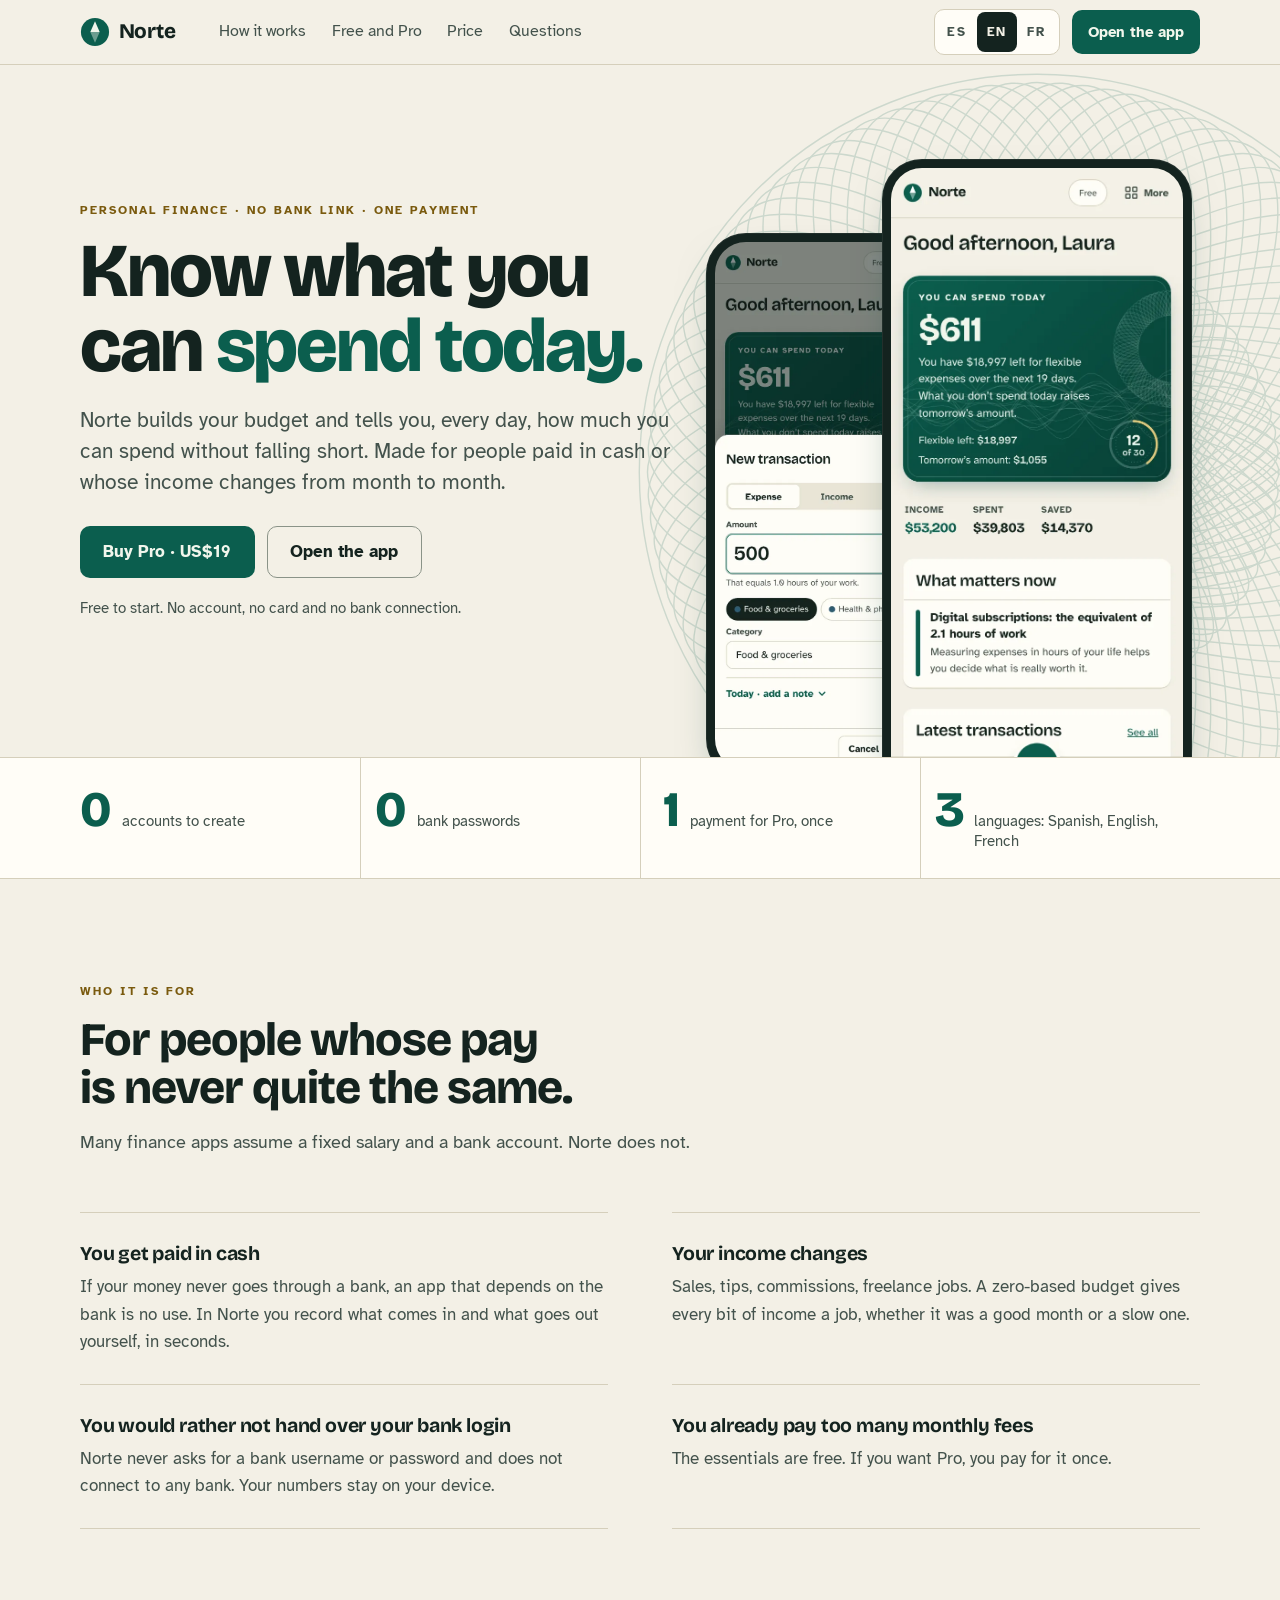
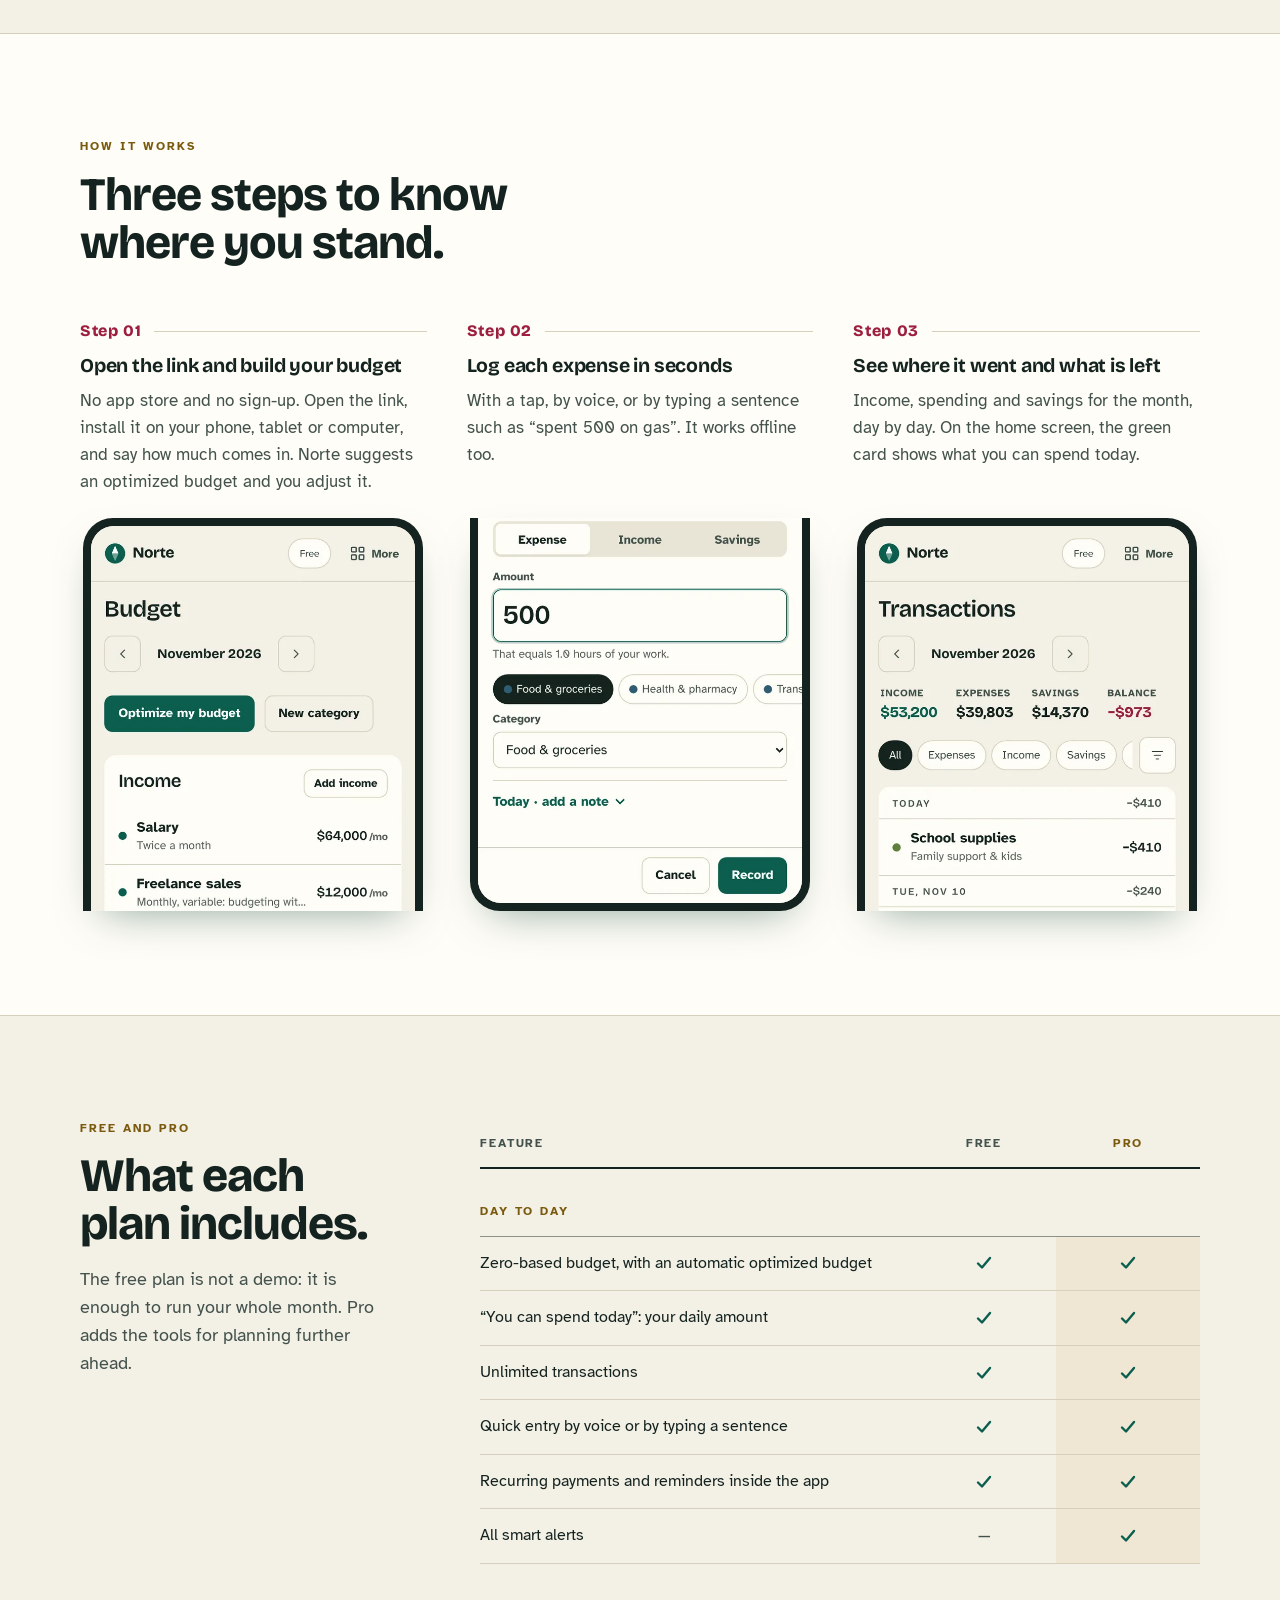
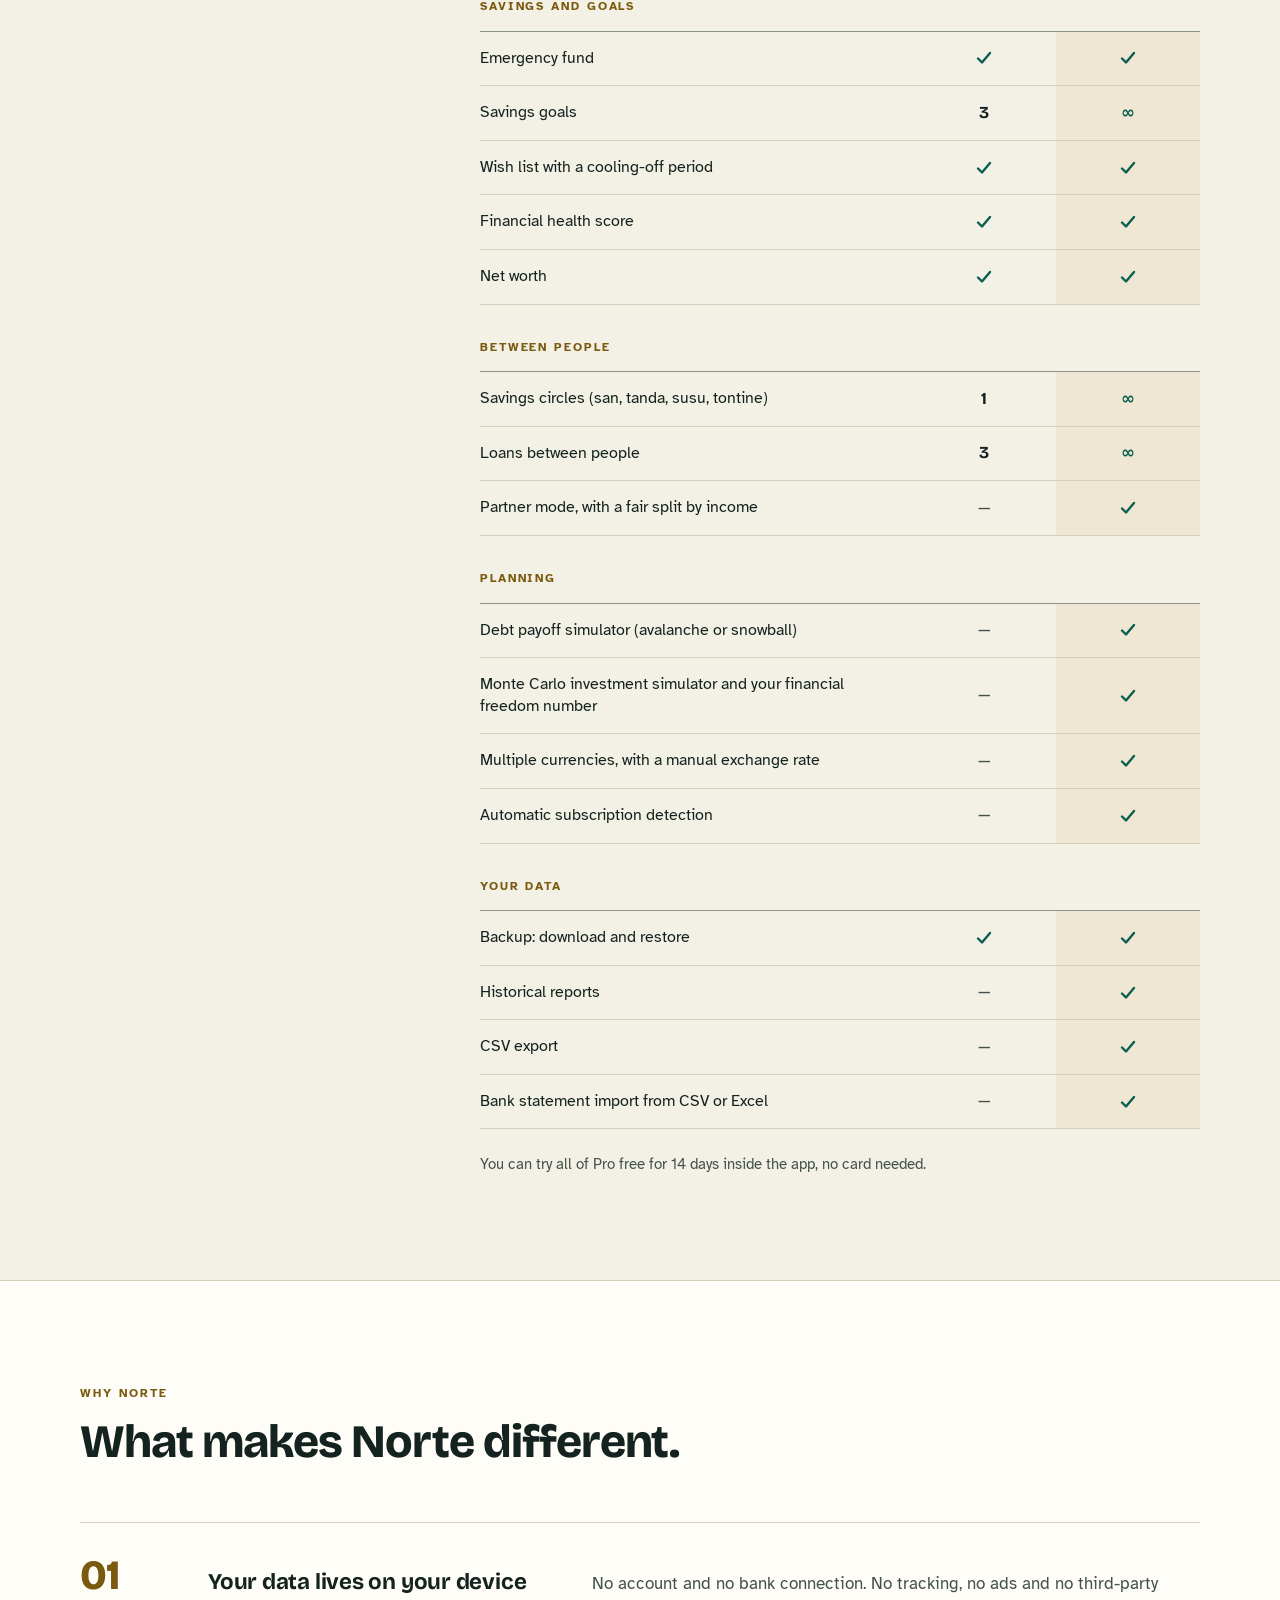
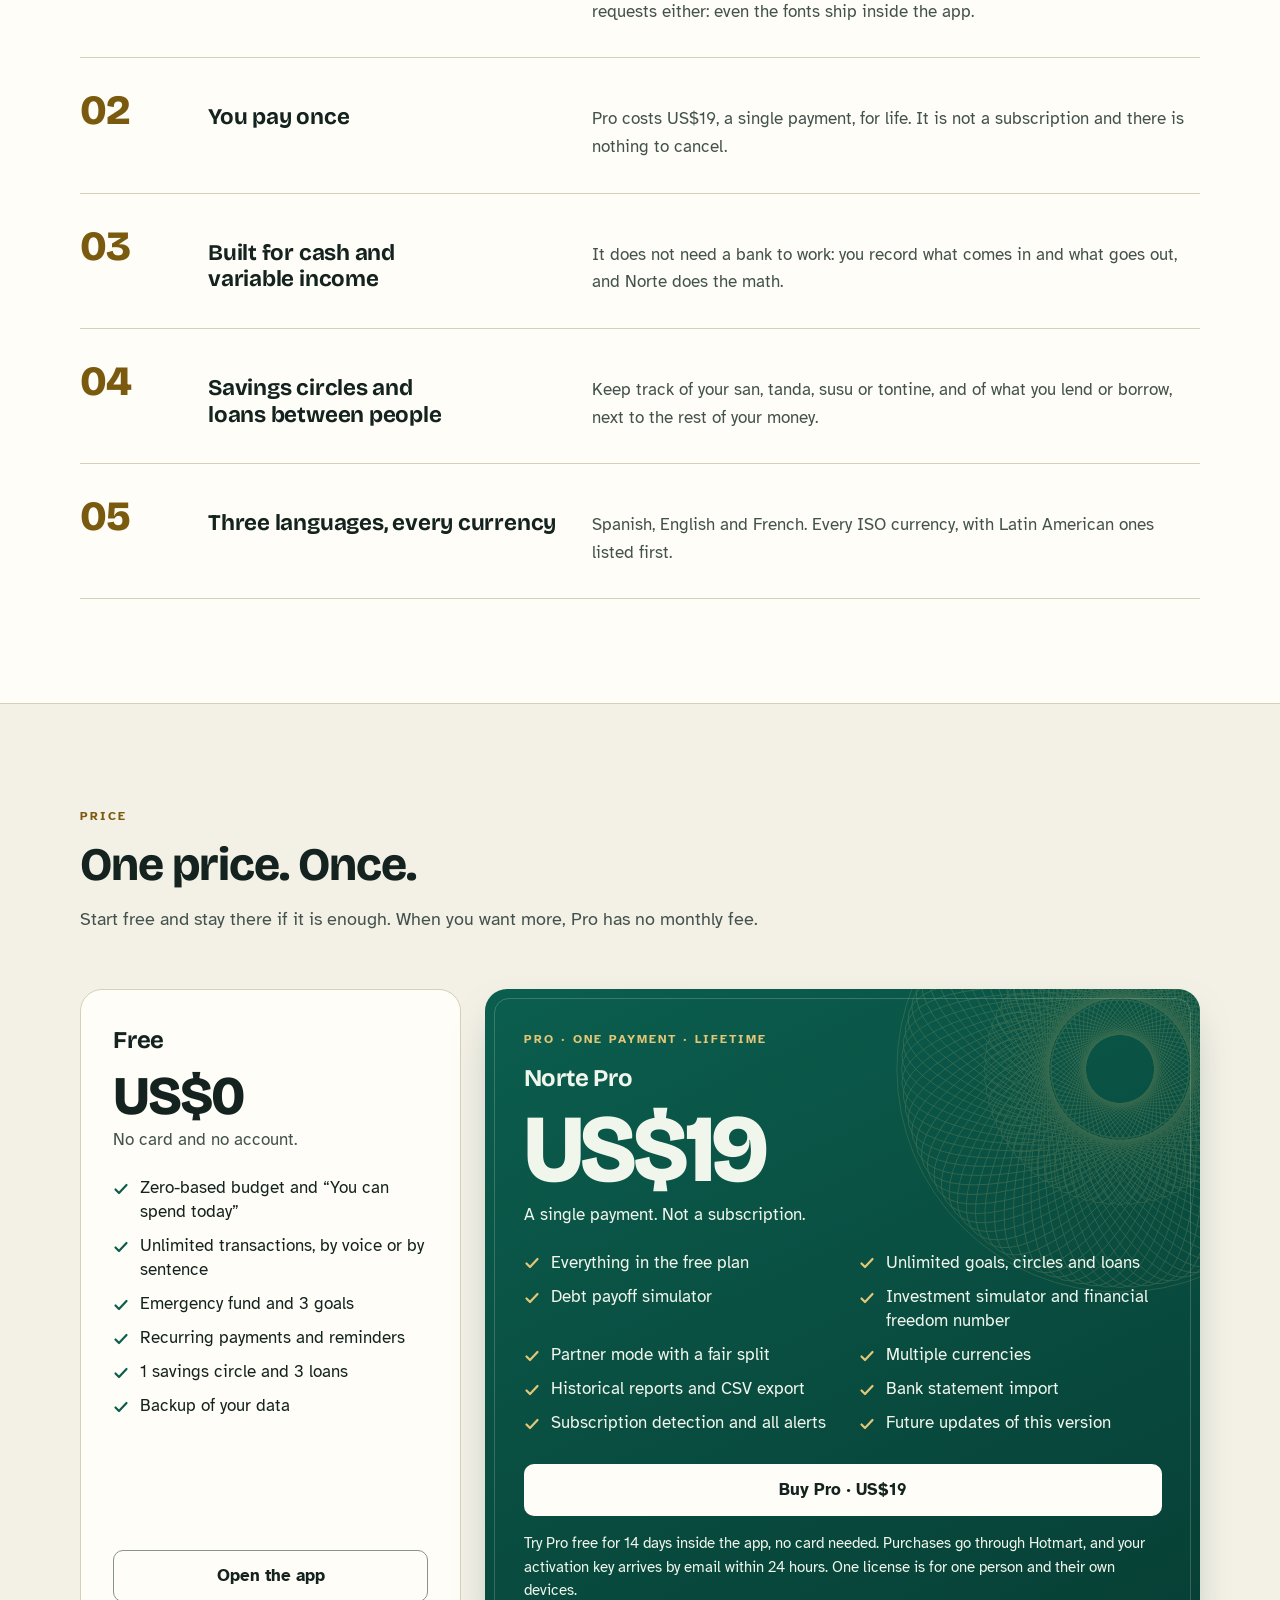
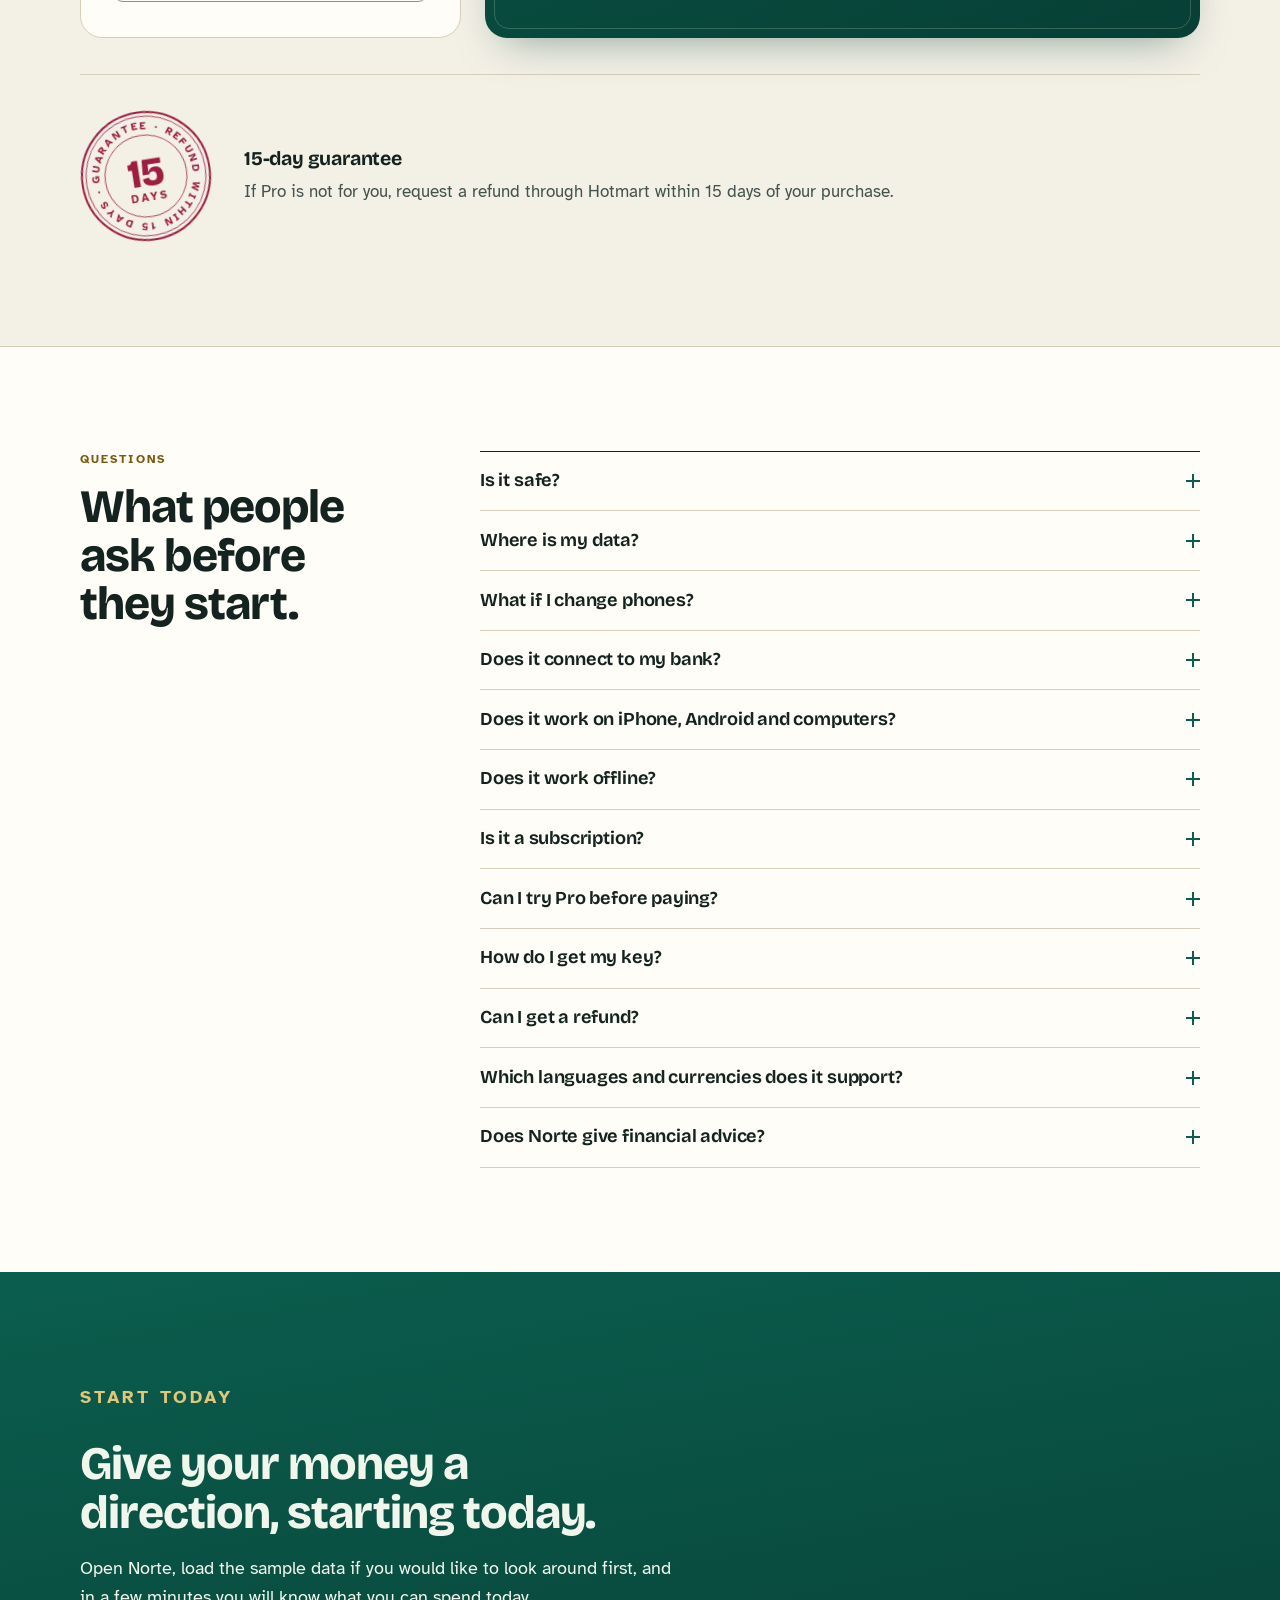
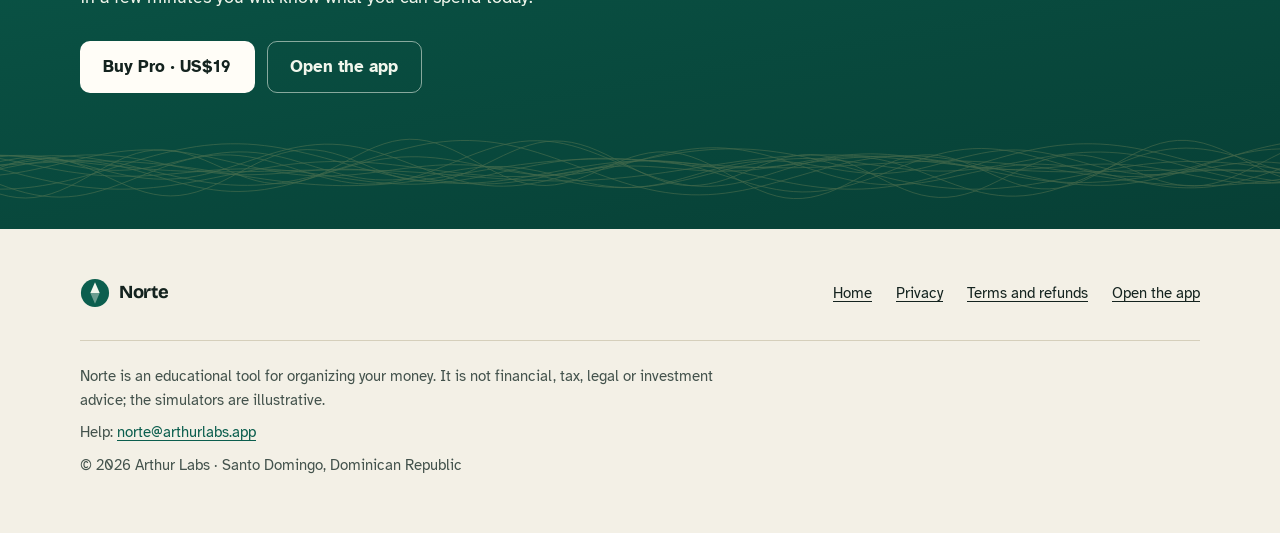
<file: landing.html>
<!doctype html>
<html lang="es">
<head>
<meta charset="utf-8">
<meta name="viewport" content="width=device-width, initial-scale=1">
<title>Norte: sabe cuánto puedes gastar hoy | Arthur Labs</title>
<meta name="description" content="Norte es una app de finanzas personales para quien cobra en efectivo o tiene ingresos variables. Te dice cuánto puedes gastar hoy, sin conectar tu banco y con un solo pago.">
<meta name="theme-color" content="#F3F0E6" media="(prefers-color-scheme: light)">
<meta name="theme-color" content="#0B1412" media="(prefers-color-scheme: dark)">
<meta property="og:type" content="website">
<meta property="og:site_name" content="Norte">
<meta property="og:title" content="Norte: sabe cuánto puedes gastar hoy | Arthur Labs">
<meta property="og:description" content="Norte es una app de finanzas personales para quien cobra en efectivo o tiene ingresos variables. Te dice cuánto puedes gastar hoy, sin conectar tu banco y con un solo pago.">
<meta property="og:locale" content="es_DO">
<meta property="og:url" content="https://norte.arthurlabs.app/landing.html">
<meta property="og:image" content="https://norte.arthurlabs.app/site-img/og-norte.jpg">
<meta property="og:image:secure_url" content="https://norte.arthurlabs.app/site-img/og-norte.jpg">
<meta property="og:image:type" content="image/jpeg">
<meta property="og:image:width" content="1200">
<meta property="og:image:height" content="630">
<meta property="og:image:alt" content="Norte: descubre cuánto puedes gastar hoy. En español, inglés y francés.">
<meta name="twitter:card" content="summary_large_image">
<link rel="alternate" hreflang="es" href="landing.html?lang=es">
<link rel="alternate" hreflang="en" href="landing.html?lang=en">
<link rel="alternate" hreflang="fr" href="landing.html?lang=fr">
<link rel="alternate" hreflang="x-default" href="landing.html">
<link rel="icon" href="favicon.ico" sizes="any">
<link rel="icon" type="image/png" sizes="32x32" href="icons/favicon-32.png">
<link rel="apple-touch-icon" href="icons/apple-touch-icon.png">
<link rel="preload" href="fonts/bricolagegrotesque-n400_800-latin.woff2" as="font" type="font/woff2" crossorigin>
<link rel="stylesheet" href="site.css">
<script type="application/ld+json" id="ld">
{
  "@context": "https://schema.org",
  "@type": "SoftwareApplication",
  "name": "Norte",
  "applicationCategory": "FinanceApplication",
  "operatingSystem": "Web",
  "description": "Norte es una app de finanzas personales para quien cobra en efectivo o tiene ingresos variables. Te dice cuánto puedes gastar hoy, sin conectar tu banco y con un solo pago.",
  "inLanguage": ["es", "en", "fr"],
  "publisher": { "@type": "Organization", "name": "Arthur Labs", "address": { "@type": "PostalAddress", "addressLocality": "Santo Domingo", "addressCountry": "DO" } },
  "offers": [
    { "@type": "Offer", "name": "Norte Gratis", "price": "0", "priceCurrency": "USD" },
    { "@type": "Offer", "name": "Norte Pro", "price": "19.00", "priceCurrency": "USD" }
  ]
}
</script>
</head>
<body>
<div id="site"></div>
<noscript>
  <div class="noscript">
    <h1>Norte</h1>
    <p>Esta página necesita JavaScript para mostrarse. · This page needs JavaScript. · Cette page nécessite JavaScript.</p>
    <p><a href="index.html">Norte</a> · <a href="privacidad.html">Privacidad / Privacy / Confidentialité</a> · <a href="terminos.html">Términos / Terms / Conditions</a></p>
  </div>
</noscript>
<script src="site-config.js"></script>
<script>
(function () {
'use strict';
/* ── Motor común: idioma, configuración, cabecera y pie ── */
var CFG = window.NORTE_SITE || {};
var LANGS = ['es', 'en', 'fr'], LANG_KEY = 'norte.site.lang';
var LANG_NAMES = { es: 'Español', en: 'English', fr: 'Français' };
var OG_LOCALE = { es: 'es_DO', en: 'en_US', fr: 'fr_FR' };
var APP_URL = 'index.html';
var PRICE = String(CFG.PRICE || 'US$19');
var CHECKOUT = /^https:\/\/\S+$/.test(String(CFG.CHECKOUT_URL || '').trim()) ? String(CFG.CHECKOUT_URL).trim() : '';
var EMAIL = /^[^\s@<>"']+@[^\s@<>"']+\.[^\s@<>"']+$/.test(String(CFG.SUPPORT_EMAIL || '').trim()) ? String(CFG.SUPPORT_EMAIL).trim() : '';
function esc(s) { return String(s).replace(/[&<>"']/g, function (c) { return { '&': '&amp;', '<': '&lt;', '>': '&gt;', '"': '&quot;', "'": '&#39;' }[c]; }); }
function okLang(l) { return LANGS.indexOf(l) > -1; }
function detectLang() {
  var q = null, s = null;
  try { q = new URLSearchParams(location.search).get('lang'); } catch (e) {}
  if (q) { q = q.toLowerCase().slice(0, 2); if (okLang(q)) { try { localStorage.setItem(LANG_KEY, q); } catch (e) {} return q; } }
  try { s = localStorage.getItem(LANG_KEY); } catch (e) {}
  if (okLang(s)) return s;
  var n = String(navigator.language || 'en').toLowerCase();
  return n.indexOf('es') === 0 ? 'es' : n.indexOf('fr') === 0 ? 'fr' : 'en';
}
var lang = detectLang();
function fill(s) { return String(s).replace(/\{price\}/g, esc(PRICE)); }
/* Línea de contacto: solo existe si hay un correo real configurado. */
function contact(tpl, tag) {
  if (!EMAIL || !tpl) return '';
  var a = '<a href="mailto:' + esc(EMAIL) + '">' + esc(EMAIL) + '</a>';
  return '<' + (tag || 'p') + ' data-contact>' + fill(tpl).replace(/\{email\}/g, a) + '</' + (tag || 'p') + '>';
}
function href(page) { return page + '?lang=' + lang; }
function buyBtn(C, cls) {
  return CHECKOUT
    ? '<a class="btn ' + cls + '" data-buy="checkout" href="' + esc(CHECKOUT) + '" rel="noopener">' + fill(C.buy) + '</a>'
    : '<a class="btn ' + cls + '" data-buy="app" href="' + APP_URL + '">' + C.tryFree + '</a>';
}
var MARK = '<svg viewBox="0 0 32 32" aria-hidden="true" focusable="false"><circle class="mark-bg" cx="16" cy="16" r="15"/><path class="mark-n" d="M16 4.5l5 11.5H11z"/><path class="mark-n" d="M16 27.5L11 16h10z" opacity=".42"/></svg>';
function header(C, navHtml) {
  var b = LANGS.map(function (l) {
    return '<button type="button" data-lang="' + l + '" lang="' + l + '" aria-pressed="' + (l === lang) + '" aria-label="' + LANG_NAMES[l] + '">' + l.toUpperCase() + '</button>';
  }).join('');
  return '<a class="skip" href="#main">' + C.skip + '</a>' +
    '<header class="top"><div class="wrap top__in">' +
    '<a class="brand" href="' + href('landing.html') + '" aria-label="' + C.homeAria + '">' + MARK + 'Norte</a>' +
    (navHtml ? '<nav class="top__nav" aria-label="' + C.navAria + '">' + navHtml + '</nav>' : '') +
    '<span class="top__sp"></span>' +
    '<div class="langs" role="group" aria-label="' + C.langAria + '">' + b + '</div>' +
    '<a class="btn btn--primary btn--sm" href="' + APP_URL + '">' + C.openApp + '</a>' +
    '</div></header>';
}
function footer(C) {
  return '<footer class="foot"><div class="wrap foot__in">' +
    '<a class="brand" href="' + href('landing.html') + '" aria-label="' + C.homeAria + '">' + MARK + 'Norte</a>' +
    '<nav aria-label="' + C.footAria + '"><ul>' +
    '<li><a href="' + href('landing.html') + '">' + C.fHome + '</a></li>' +
    '<li><a href="' + href('privacidad.html') + '">' + C.fPrivacy + '</a></li>' +
    '<li><a href="' + href('terminos.html') + '">' + C.fTerms + '</a></li>' +
    '<li><a href="' + APP_URL + '">' + C.openApp + '</a></li>' +
    '</ul></nav>' +
    '<div class="foot__legal"><p>' + C.fDisclaimer + '</p>' + contact(C.fContact) +
    '<p>' + C.fSeller + '</p></div>' +
    '</div></footer>';
}
function setMeta(sel, v) { var m = document.querySelector(sel); if (m) m.setAttribute('content', v); }
function setHead(T) {
  document.documentElement.lang = lang;
  document.title = T.title;
  setMeta('meta[name="description"]', fill(T.desc));
  setMeta('meta[property="og:title"]', T.title);
  setMeta('meta[property="og:description"]', fill(T.desc));
  setMeta('meta[property="og:locale"]', OG_LOCALE[lang]);
  if (/^https?:$/.test(location.protocol)) {
    setMeta('meta[property="og:url"]', location.origin + location.pathname + '?lang=' + lang);
    setMeta('meta[property="og:image"]', new URL('site-img/og-norte.jpg', location.href).href);
  }
}
function mount(renderBody) {
  function draw(focusLang) {
    document.getElementById('site').innerHTML = renderBody();
    if (focusLang) { var b = document.querySelector('.langs [data-lang="' + lang + '"]'); if (b) b.focus(); }
  }
  document.addEventListener('click', function (e) {
    var b = e.target.closest ? e.target.closest('.langs [data-lang]') : null;
    if (!b) return;
    var l = b.getAttribute('data-lang');
    if (!okLang(l) || l === lang) return;
    lang = l;
    try { localStorage.setItem(LANG_KEY, l); } catch (err) {}
    try { var u = new URL(location.href); u.searchParams.set('lang', l); history.replaceState(null, '', u.pathname + u.search + u.hash); } catch (err) {}
    draw(true);
  });
  draw(false);
  if (location.hash.length > 1) { try { var t = document.getElementById(decodeURIComponent(location.hash.slice(1))); if (t) t.scrollIntoView(); } catch (e) {} }
}
/* Textos comunes de cabecera y pie */
var COMMON = {
  es: { skip: 'Saltar al contenido', homeAria: 'Norte, página principal', navAria: 'Secciones', langAria: 'Idioma', footAria: 'Enlaces del pie', openApp: 'Abrir la app', tryFree: 'Probar gratis', buy: 'Comprar Pro · {price}',
    fHome: 'Inicio', fPrivacy: 'Privacidad', fTerms: 'Términos y reembolsos',
    fDisclaimer: 'Norte es una herramienta educativa para organizar tu dinero. No es asesoría financiera, fiscal, legal ni de inversión; los simuladores son ilustrativos.',
    fContact: 'Ayuda: {email}', fSeller: '© 2026 Arthur Labs · Santo Domingo, República Dominicana' },
  en: { skip: 'Skip to content', homeAria: 'Norte, home page', navAria: 'Sections', langAria: 'Language', footAria: 'Footer links', openApp: 'Open the app', tryFree: 'Try it free', buy: 'Buy Pro · {price}',
    fHome: 'Home', fPrivacy: 'Privacy', fTerms: 'Terms and refunds',
    fDisclaimer: 'Norte is an educational tool for organizing your money. It is not financial, tax, legal or investment advice; the simulators are illustrative.',
    fContact: 'Help: {email}', fSeller: '© 2026 Arthur Labs · Santo Domingo, Dominican Republic' },
  fr: { skip: 'Aller au contenu', homeAria: 'Norte, page d’accueil', navAria: 'Rubriques', langAria: 'Langue', footAria: 'Liens de pied de page', openApp: 'Ouvrir l’appli', tryFree: 'Essayer gratuitement', buy: 'Acheter Pro · {price}',
    fHome: 'Accueil', fPrivacy: 'Confidentialité', fTerms: 'Conditions et remboursements',
    fDisclaimer: 'Norte est un outil éducatif pour organiser votre argent. Ce n’est pas un conseil financier, fiscal, juridique ni en investissement ; les simulateurs sont fournis à titre indicatif.',
    fContact: 'Aide : {email}', fSeller: '© 2026 Arthur Labs · Saint-Domingue, République dominicaine' }
};

/* ── Textos de la página de ventas ── */
var I18N = {
es: {
  title: 'Norte: sabe cuánto puedes gastar hoy | Arthur Labs',
  desc: 'Norte es una app de finanzas personales para quien cobra en efectivo o tiene ingresos variables. Te dice cuánto puedes gastar hoy, sin conectar tu banco y con un solo pago.',
  nav: [['#como', 'Cómo funciona'], ['#planes', 'Gratis y Pro'], ['#precio', 'Precio'], ['#preguntas', 'Preguntas']],
  heroSerial: 'Finanzas personales · Sin banco · Un solo pago',
  h1: 'Sabe cuánto puedes <em>gastar hoy.</em>',
  lead: 'Norte arma tu presupuesto y te dice, cada día, cuánto puedes gastar sin descuadrarte. Hecho para quien cobra en efectivo o no gana lo mismo todos los meses.',
  seeHow: 'Ver cómo funciona',
  heroNote: 'Gratis para empezar. Sin crear cuenta, sin tarjeta y sin conectar tu banco.',
  altHome: 'Pantalla de inicio de Norte con datos de ejemplo: la tarjeta verde «Puedes gastar hoy» muestra el monto disponible del día.',
  altAdd: 'Hoja «Nuevo movimiento» de Norte con un gasto de 500 y la categoría elegida.',
  altBudget: 'Pantalla de presupuesto de Norte con datos de ejemplo: ingresos del mes y cero por asignar.',
  altTx: 'Pantalla de movimientos de Norte con datos de ejemplo: ingresos, gastos y ahorro del mes, día por día.',
  facts: [['0', 'cuentas que crear'], ['0', 'contraseñas de banco'], ['1', 'pago único para Pro'], ['3', 'idiomas: español, inglés y francés']],
  factsAria: 'Norte en cuatro datos',
  whoSerial: 'Para quién',
  whoH: 'Para quien no cobra igual todos los meses.',
  whoP: 'Muchas apps de finanzas dan por hecho un sueldo fijo y una cuenta bancaria. Norte no.',
  who: [
    ['Cobras en efectivo', 'Si tu dinero no pasa por un banco, una app que depende del banco no te sirve. En Norte registras tú mismo lo que entra y lo que sale, en segundos.'],
    ['Tus ingresos cambian', 'Ventas, propinas, comisiones, trabajos por tu cuenta. Con el presupuesto base cero le das un destino a todo lo que entra, sea mucho o poco ese mes.'],
    ['No quieres darle tu banco a nadie', 'Norte no pide usuario ni contraseña bancaria y no se conecta a ningún banco. Tus números se quedan en tu dispositivo.'],
    ['Ya pagas demasiadas mensualidades', 'Lo esencial es gratis. Y si quieres Pro, lo pagas una sola vez.']
  ],
  howSerial: 'Cómo funciona',
  howH: 'Tres pasos y ya sabes dónde estás parado.',
  steps: [
    ['Abre el enlace y arma tu presupuesto', 'No hay tienda de apps ni registro. Abres el enlace, la instalas en tu teléfono, tableta o computadora y dices cuánto entra. Norte te propone un presupuesto optimizado y tú lo ajustas.'],
    ['Anota cada gasto en segundos', 'Con un toque, por voz o escribiendo una frase como «gasté 500 en gasolina». Funciona también sin internet.'],
    ['Mira a dónde se fue y cuánto te queda', 'Ingresos, gastos y ahorro del mes, día por día. Y en el inicio, la tarjeta verde con lo que puedes gastar hoy.']
  ],
  stepWord: 'Paso',
  plansSerial: 'Gratis y Pro',
  plansH: 'Qué incluye cada plan.',
  plansP: 'El plan gratis no es una demostración: alcanza para llevar tu mes completo. Pro añade las herramientas para planificar más lejos.',
  thFeature: 'Función', thFree: 'Gratis', thPro: 'Pro',
  yes: 'Incluido', no: 'No incluido', inf: 'Sin límite',
  tblCaption: 'Comparación de funciones entre el plan Gratis y el plan Pro',
  tbl: [
    ['Día a día', ['Presupuesto base cero, con presupuesto optimizado automático', '«Puedes gastar hoy»: tu monto del día', 'Movimientos ilimitados', 'Registro rápido por voz o con una frase escrita', 'Pagos recurrentes y recordatorios dentro de la app', 'Todas las alertas inteligentes']],
    ['Ahorro y metas', ['Fondo de emergencia', 'Metas de ahorro', 'Lista de deseos con periodo de enfriamiento', 'Puntaje de salud financiera', 'Patrimonio neto']],
    ['Entre personas', ['Círculos de ahorro (san, tanda, susu, tontine)', 'Préstamos entre personas', 'Modo pareja, con reparto justo según ingresos']],
    ['Planificar', ['Simulador de pago de deudas (avalancha o bola de nieve)', 'Simulador de inversión Monte Carlo y tu número de libertad financiera', 'Varias monedas, con tasa de cambio manual', 'Detección automática de suscripciones']],
    ['Tus datos', ['Copia de seguridad: descargar y restaurar', 'Informes históricos', 'Exportar a CSV', 'Importar estados de cuenta en CSV o Excel']]
  ],
  tblFoot: 'Puedes probar todo Pro gratis durante 14 días dentro de la app, sin tarjeta.',
  diffSerial: 'Por qué Norte',
  diffH: 'Lo que hace distinto a Norte.',
  diff: [
    ['Tus datos viven en tu dispositivo', 'No hay cuenta ni conexión bancaria. Tampoco rastreo, anuncios ni peticiones a terceros: hasta las tipografías van dentro de la app.'],
    ['Pagas una vez', 'Pro cuesta {price}, un solo pago, de por vida. No es una suscripción y no hay nada que cancelar.'],
    ['Pensado para el efectivo y los ingresos variables', 'No necesita un banco para funcionar: tú registras lo que entra y lo que sale, y Norte hace las cuentas.'],
    ['Sanes y préstamos entre personas', 'Lleva tu san, tanda, susu o tontine, y lo que prestas o te prestan, junto al resto de tu dinero.'],
    ['Tres idiomas, todas las monedas', 'Español, inglés y francés. Todas las monedas ISO, con las de América Latina primero.']
  ],
  priceSerial: 'Precio',
  priceH: 'Un precio. Una vez.',
  priceP: 'Empieza gratis y quédate ahí si te basta. Cuando quieras más, Pro no trae mensualidad.',
  freeH: 'Gratis', freeAmount: 'US$0', freeSub: 'Sin tarjeta y sin crear cuenta.',
  freeList: ['Presupuesto base cero y «Puedes gastar hoy»', 'Movimientos ilimitados, por voz o por frase', 'Fondo de emergencia y 3 metas', 'Pagos recurrentes y recordatorios', '1 círculo de ahorro y 3 préstamos', 'Copia de seguridad de tus datos'],
  proSerial: 'Pro · Pago único · De por vida',
  proH: 'Norte Pro', proSub: 'Un solo pago. No es una suscripción.',
  proList: ['Todo lo del plan gratis', 'Metas, círculos y préstamos sin límite', 'Simulador de pago de deudas', 'Simulador de inversión y número de libertad financiera', 'Modo pareja con reparto justo', 'Varias monedas', 'Informes históricos y exportación a CSV', 'Importación de estados de cuenta', 'Detección de suscripciones y todas las alertas', 'Actualizaciones futuras de esta versión'],
  proNote: 'Prueba Pro 14 días gratis dentro de la app, sin tarjeta. La compra se hace por Hotmart y recibes tu clave de activación por correo en un plazo de 24 horas. Una licencia es para una persona y sus propios dispositivos.',
  sealRing: 'GARANTÍA · REEMBOLSO EN 15 DÍAS · ', sealUnit: 'DÍAS', sealAria: 'Sello: garantía de reembolso de 15 días',
  guarH: 'Garantía de 15 días',
  guarP: 'Si Pro no es para ti, pide el reembolso por Hotmart dentro de los 15 días siguientes a la compra.',
  faqSerial: 'Preguntas',
  faqH: 'Lo que la gente pregunta antes de empezar.',
  faq: [
    ['¿Es segura?', '<p>Norte no tiene cuentas de usuario, no se conecta a tu banco y nunca te pide una contraseña bancaria. Tus datos se guardan en tu propio dispositivo y la app no hace peticiones a terceros, no rastrea y no muestra anuncios.</p><p>Eso también significa que la protección de esos datos depende de tu dispositivo: quien pueda abrir tu teléfono puede abrir Norte.</p>'],
    ['¿Dónde están mis datos?', '<p>En tu dispositivo, dentro del navegador donde abriste o instalaste Norte. No se envían a Arthur Labs. Si borras los datos del navegador sin tener una copia de seguridad, se pierden y nadie puede recuperarlos.</p>'],
    ['¿Qué pasa si cambio de teléfono?', '<p>Descarga una copia de seguridad en el teléfono viejo, abre Norte en el nuevo y restaura ese archivo. Si tienes Pro, vuelve a introducir tu clave: la licencia cubre tus propios dispositivos.</p>'],
    ['¿Se conecta a mi banco?', '<p>No. Tú registras cada movimiento con un toque, por voz o con una frase. Con Pro puedes importar un estado de cuenta en CSV o Excel que tú mismo descargues de tu banco.</p>'],
    ['¿Funciona en iPhone, Android y computadora?', '<p>Sí. Norte es una app web instalable (PWA): se abre desde un enlace en el navegador de tu teléfono, tableta o computadora, y desde ahí la instalas. No pasa por una tienda de apps.</p>'],
    ['¿Funciona sin internet?', '<p>Sí. Después de abrirla la primera vez, Norte funciona sin conexión.</p>'],
    ['¿Es una suscripción?', '<p>No. El plan gratis no cuesta nada y Pro es un solo pago de {price}, de por vida, con las actualizaciones futuras de esta versión incluidas.</p>'],
    ['¿Puedo probar Pro antes de pagar?', '<p>Sí. Dentro de la app hay una prueba gratis de Pro de 14 días. No pide tarjeta.</p>'],
    ['¿Cómo recibo mi clave?', '<p>La compra se hace por Hotmart. Después de comprar recibes tu clave de activación por correo en un plazo de 24 horas. La introduces en la app, en Más → Ajustes → Plan → Activar licencia.</p>', 'Si no te llega, escríbenos a {email}.'],
    ['¿Puedo pedir un reembolso?', '<p>Sí. Tienes una garantía de 15 días: pide el reembolso por Hotmart dentro de ese plazo.</p>'],
    ['¿En qué idiomas y monedas funciona?', '<p>En español, inglés y francés. Puedes elegir cualquier moneda ISO; las de América Latina aparecen primero. Con Pro puedes llevar varias monedas con una tasa de cambio que introduces tú.</p>'],
    ['¿Norte me da asesoría financiera?', '<p>No. Norte es una herramienta educativa para organizar tu dinero. No es asesoría financiera, fiscal, legal ni de inversión, y los simuladores son ilustrativos: muestran escenarios, no prometen resultados.</p>']
  ],
  endSerial: 'Empieza hoy',
  endH: 'Tu dinero, con rumbo desde hoy.',
  endP: 'Abre Norte, carga los datos de ejemplo si quieres mirar primero, y en unos minutos sabrás cuánto puedes gastar hoy.'
},
en: {
  title: 'Norte: know what you can spend today | Arthur Labs',
  desc: 'Norte is a personal finance app for people paid in cash or with variable income. It tells you what you can spend today, with no bank connection and a single payment.',
  nav: [['#como', 'How it works'], ['#planes', 'Free and Pro'], ['#precio', 'Price'], ['#preguntas', 'Questions']],
  heroSerial: 'Personal finance · No bank link · One payment',
  h1: 'Know what you can <em>spend today.</em>',
  lead: 'Norte builds your budget and tells you, every day, how much you can spend without falling short. Made for people paid in cash or whose income changes from month to month.',
  seeHow: 'See how it works',
  heroNote: 'Free to start. No account, no card and no bank connection.',
  altHome: 'Norte home screen with sample data: the green “You can spend today” card shows the amount available for the day.',
  altAdd: 'Norte “New transaction” sheet with an expense of 500 and a category selected.',
  altBudget: 'Norte budget screen with sample data: monthly income and zero left to assign.',
  altTx: 'Norte transactions screen with sample data: income, spending and savings for the month, day by day.',
  facts: [['0', 'accounts to create'], ['0', 'bank passwords'], ['1', 'payment for Pro, once'], ['3', 'languages: Spanish, English, French']],
  factsAria: 'Norte in four facts',
  whoSerial: 'Who it is for',
  whoH: 'For people whose pay is never quite the same.',
  whoP: 'Many finance apps assume a fixed salary and a bank account. Norte does not.',
  who: [
    ['You get paid in cash', 'If your money never goes through a bank, an app that depends on the bank is no use. In Norte you record what comes in and what goes out yourself, in seconds.'],
    ['Your income changes', 'Sales, tips, commissions, freelance jobs. A zero-based budget gives every bit of income a job, whether it was a good month or a slow one.'],
    ['You would rather not hand over your bank login', 'Norte never asks for a bank username or password and does not connect to any bank. Your numbers stay on your device.'],
    ['You already pay too many monthly fees', 'The essentials are free. If you want Pro, you pay for it once.']
  ],
  howSerial: 'How it works',
  howH: 'Three steps to know where you stand.',
  steps: [
    ['Open the link and build your budget', 'No app store and no sign-up. Open the link, install it on your phone, tablet or computer, and say how much comes in. Norte suggests an optimized budget and you adjust it.'],
    ['Log each expense in seconds', 'With a tap, by voice, or by typing a sentence such as “spent 500 on gas”. It works offline too.'],
    ['See where it went and what is left', 'Income, spending and savings for the month, day by day. On the home screen, the green card shows what you can spend today.']
  ],
  stepWord: 'Step',
  plansSerial: 'Free and Pro',
  plansH: 'What each plan includes.',
  plansP: 'The free plan is not a demo: it is enough to run your whole month. Pro adds the tools for planning further ahead.',
  thFeature: 'Feature', thFree: 'Free', thPro: 'Pro',
  yes: 'Included', no: 'Not included', inf: 'Unlimited',
  tblCaption: 'Feature comparison between the Free plan and the Pro plan',
  tbl: [
    ['Day to day', ['Zero-based budget, with an automatic optimized budget', '“You can spend today”: your daily amount', 'Unlimited transactions', 'Quick entry by voice or by typing a sentence', 'Recurring payments and reminders inside the app', 'All smart alerts']],
    ['Savings and goals', ['Emergency fund', 'Savings goals', 'Wish list with a cooling-off period', 'Financial health score', 'Net worth']],
    ['Between people', ['Savings circles (san, tanda, susu, tontine)', 'Loans between people', 'Partner mode, with a fair split by income']],
    ['Planning', ['Debt payoff simulator (avalanche or snowball)', 'Monte Carlo investment simulator and your financial freedom number', 'Multiple currencies, with a manual exchange rate', 'Automatic subscription detection']],
    ['Your data', ['Backup: download and restore', 'Historical reports', 'CSV export', 'Bank statement import from CSV or Excel']]
  ],
  tblFoot: 'You can try all of Pro free for 14 days inside the app, no card needed.',
  diffSerial: 'Why Norte',
  diffH: 'What makes Norte different.',
  diff: [
    ['Your data lives on your device', 'No account and no bank connection. No tracking, no ads and no third-party requests either: even the fonts ship inside the app.'],
    ['You pay once', 'Pro costs {price}, a single payment, for life. It is not a subscription and there is nothing to cancel.'],
    ['Built for cash and variable income', 'It does not need a bank to work: you record what comes in and what goes out, and Norte does the math.'],
    ['Savings circles and loans between people', 'Keep track of your san, tanda, susu or tontine, and of what you lend or borrow, next to the rest of your money.'],
    ['Three languages, every currency', 'Spanish, English and French. Every ISO currency, with Latin American ones listed first.']
  ],
  priceSerial: 'Price',
  priceH: 'One price. Once.',
  priceP: 'Start free and stay there if it is enough. When you want more, Pro has no monthly fee.',
  freeH: 'Free', freeAmount: 'US$0', freeSub: 'No card and no account.',
  freeList: ['Zero-based budget and “You can spend today”', 'Unlimited transactions, by voice or by sentence', 'Emergency fund and 3 goals', 'Recurring payments and reminders', '1 savings circle and 3 loans', 'Backup of your data'],
  proSerial: 'Pro · One payment · Lifetime',
  proH: 'Norte Pro', proSub: 'A single payment. Not a subscription.',
  proList: ['Everything in the free plan', 'Unlimited goals, circles and loans', 'Debt payoff simulator', 'Investment simulator and financial freedom number', 'Partner mode with a fair split', 'Multiple currencies', 'Historical reports and CSV export', 'Bank statement import', 'Subscription detection and all alerts', 'Future updates of this version'],
  proNote: 'Try Pro free for 14 days inside the app, no card needed. Purchases go through Hotmart, and your activation key arrives by email within 24 hours. One license is for one person and their own devices.',
  sealRing: 'GUARANTEE · REFUND WITHIN 15 DAYS · ', sealUnit: 'DAYS', sealAria: 'Seal: 15-day refund guarantee',
  guarH: '15-day guarantee',
  guarP: 'If Pro is not for you, request a refund through Hotmart within 15 days of your purchase.',
  faqSerial: 'Questions',
  faqH: 'What people ask before they start.',
  faq: [
    ['Is it safe?', '<p>Norte has no user accounts, does not connect to your bank and never asks for a bank password. Your data is stored on your own device, and the app makes no third-party requests, does no tracking and shows no ads.</p><p>That also means the protection of that data depends on your device: anyone who can unlock your phone can open Norte.</p>'],
    ['Where is my data?', '<p>On your device, inside the browser where you opened or installed Norte. It is not sent to Arthur Labs. If you clear your browser data without having a backup, it is lost and nobody can recover it.</p>'],
    ['What if I change phones?', '<p>Download a backup on the old phone, open Norte on the new one and restore that file. If you have Pro, enter your key again: the license covers your own devices.</p>'],
    ['Does it connect to my bank?', '<p>No. You record each transaction with a tap, by voice or with a sentence. With Pro you can import a CSV or Excel statement that you download from your bank yourself.</p>'],
    ['Does it work on iPhone, Android and computers?', '<p>Yes. Norte is an installable web app (PWA): you open it from a link in the browser on your phone, tablet or computer, and install it from there. There is no app store involved.</p>'],
    ['Does it work offline?', '<p>Yes. After you open it the first time, Norte works without a connection.</p>'],
    ['Is it a subscription?', '<p>No. The free plan costs nothing, and Pro is a single payment of {price}, for life, with future updates of this version included.</p>'],
    ['Can I try Pro before paying?', '<p>Yes. There is a free 14-day Pro trial inside the app. It does not ask for a card.</p>'],
    ['How do I get my key?', '<p>Purchases go through Hotmart. After you buy, your activation key arrives by email within 24 hours. You enter it in the app, under More → Settings → Plan → Activate license.</p>', 'If it does not arrive, write to us at {email}.'],
    ['Can I get a refund?', '<p>Yes. There is a 15-day guarantee: request the refund through Hotmart within that period.</p>'],
    ['Which languages and currencies does it support?', '<p>Spanish, English and French. You can pick any ISO currency; Latin American ones are listed first. With Pro you can keep several currencies, with an exchange rate that you enter yourself.</p>'],
    ['Does Norte give financial advice?', '<p>No. Norte is an educational tool for organizing your money. It is not financial, tax, legal or investment advice, and the simulators are illustrative: they show scenarios and promise no results.</p>']
  ],
  endSerial: 'Start today',
  endH: 'Give your money a direction, starting today.',
  endP: 'Open Norte, load the sample data if you would like to look around first, and in a few minutes you will know what you can spend today.'
},
fr: {
  title: 'Norte : sachez combien dépenser aujourd’hui | Arthur Labs',
  desc: 'Norte est une appli de finances personnelles pour celles et ceux qui sont payés en espèces ou dont les revenus varient. Elle vous dit combien dépenser aujourd’hui, sans connexion bancaire et avec un paiement unique.',
  nav: [['#como', 'Fonctionnement'], ['#planes', 'Gratuit et Pro'], ['#precio', 'Prix'], ['#preguntas', 'Questions']],
  heroSerial: 'Finances personnelles · Sans banque · Paiement unique',
  h1: 'Sachez combien <em>dépenser aujourd’hui.</em>',
  lead: 'Norte construit votre budget et vous indique, chaque jour, combien vous pouvez dépenser sans vous mettre à découvert. Conçue pour celles et ceux qui sont payés en espèces ou dont les revenus changent d’un mois à l’autre.',
  seeHow: 'Voir le fonctionnement',
  heroNote: 'Gratuit pour commencer. Sans compte, sans carte et sans connexion bancaire.',
  altHome: 'Écran d’accueil de Norte avec des données d’exemple : la carte verte « À dépenser aujourd’hui » affiche le montant disponible pour la journée.',
  altAdd: 'Feuille « Nouvelle opération » de Norte avec une dépense de 500 et une catégorie choisie.',
  altBudget: 'Écran du budget de Norte avec des données d’exemple : revenus du mois et zéro restant à répartir.',
  altTx: 'Écran des opérations de Norte avec des données d’exemple : revenus, dépenses et épargne du mois, jour par jour.',
  facts: [['0', 'compte à créer'], ['0', 'mot de passe bancaire'], ['1', 'paiement unique pour Pro'], ['3', 'langues : espagnol, anglais, français']],
  factsAria: 'Norte en quatre chiffres',
  whoSerial: 'Pour qui',
  whoH: 'Pour celles et ceux dont la paie n’est jamais la même.',
  whoP: 'Beaucoup d’applis de finances supposent un salaire fixe et un compte bancaire. Pas Norte.',
  who: [
    ['Vous êtes payé en espèces', 'Si votre argent ne passe pas par une banque, une appli qui dépend de la banque ne vous sert à rien. Dans Norte, vous notez vous-même ce qui entre et ce qui sort, en quelques secondes.'],
    ['Vos revenus varient', 'Ventes, pourboires, commissions, missions à votre compte. Avec le budget base zéro, chaque somme qui entre reçoit une destination, que le mois soit bon ou maigre.'],
    ['Vous ne voulez confier vos accès bancaires à personne', 'Norte ne demande ni identifiant ni mot de passe bancaire et ne se connecte à aucune banque. Vos chiffres restent sur votre appareil.'],
    ['Vous payez déjà trop d’abonnements', 'L’essentiel est gratuit. Et si vous voulez Pro, vous le payez une seule fois.']
  ],
  howSerial: 'Fonctionnement',
  howH: 'Trois étapes pour savoir où vous en êtes.',
  steps: [
    ['Ouvrez le lien et montez votre budget', 'Pas de boutique d’applis, pas d’inscription. Vous ouvrez le lien, vous l’installez sur votre téléphone, tablette ou ordinateur, puis vous indiquez ce qui entre. Norte propose un budget optimisé que vous ajustez.'],
    ['Notez chaque dépense en quelques secondes', 'D’un geste, à la voix, ou en tapant une phrase comme « dépensé 500 en essence ». Cela fonctionne aussi hors ligne.'],
    ['Voyez où l’argent est parti et ce qu’il reste', 'Revenus, dépenses et épargne du mois, jour par jour. À l’accueil, la carte verte affiche ce que vous pouvez dépenser aujourd’hui.']
  ],
  stepWord: 'Étape',
  plansSerial: 'Gratuit et Pro',
  plansH: 'Ce que comprend chaque offre.',
  plansP: 'L’offre gratuite n’est pas une démo : elle suffit pour gérer tout votre mois. Pro ajoute les outils pour planifier plus loin.',
  thFeature: 'Fonction', thFree: 'Gratuit', thPro: 'Pro',
  yes: 'Inclus', no: 'Non inclus', inf: 'Illimité',
  tblCaption: 'Comparaison des fonctions entre l’offre Gratuit et l’offre Pro',
  tbl: [
    ['Au quotidien', ['Budget base zéro, avec budget optimisé automatique', '« À dépenser aujourd’hui » : votre montant du jour', 'Opérations illimitées', 'Saisie rapide à la voix ou par une phrase écrite', 'Paiements récurrents et rappels dans l’appli', 'Toutes les alertes intelligentes']],
    ['Épargne et objectifs', ['Fonds d’urgence', 'Objectifs d’épargne', 'Liste d’envies avec délai de réflexion', 'Score de santé financière', 'Patrimoine net']],
    ['Entre personnes', ['Cercles d’épargne (san, tanda, susu, tontine)', 'Prêts entre personnes', 'Mode couple, avec partage équitable selon les revenus']],
    ['Planifier', ['Simulateur de remboursement de dettes (avalanche ou boule de neige)', 'Simulateur d’investissement Monte Carlo et votre chiffre de liberté financière', 'Plusieurs devises, avec taux de change manuel', 'Détection automatique des abonnements']],
    ['Vos données', ['Sauvegarde : télécharger et restaurer', 'Rapports historiques', 'Export CSV', 'Import de relevés bancaires en CSV ou Excel']]
  ],
  tblFoot: 'Vous pouvez essayer tout Pro gratuitement pendant 14 jours dans l’appli, sans carte.',
  diffSerial: 'Pourquoi Norte',
  diffH: 'Ce qui distingue Norte.',
  diff: [
    ['Vos données vivent sur votre appareil', 'Pas de compte, pas de connexion bancaire. Pas de pistage, pas de publicité ni de requêtes vers des tiers non plus : même les polices sont embarquées dans l’appli.'],
    ['Vous payez une fois', 'Pro coûte {price}, en un seul paiement, à vie. Ce n’est pas un abonnement et il n’y a rien à résilier.'],
    ['Pensée pour les espèces et les revenus variables', 'Elle n’a pas besoin d’une banque pour fonctionner : vous notez ce qui entre et ce qui sort, Norte fait les calculs.'],
    ['Cercles d’épargne et prêts entre personnes', 'Suivez votre san, tanda, susu ou tontine, ainsi que ce que vous prêtez ou empruntez, à côté du reste de votre argent.'],
    ['Trois langues, toutes les devises', 'Espagnol, anglais et français. Toutes les devises ISO, celles d’Amérique latine en premier.']
  ],
  priceSerial: 'Prix',
  priceH: 'Un prix. Une fois.',
  priceP: 'Commencez gratuitement et restez-y si cela vous suffit. Le jour où vous voulez plus, Pro n’a pas de mensualité.',
  freeH: 'Gratuit', freeAmount: 'US$0', freeSub: 'Sans carte et sans compte.',
  freeList: ['Budget base zéro et « À dépenser aujourd’hui »', 'Opérations illimitées, à la voix ou par phrase', 'Fonds d’urgence et 3 objectifs', 'Paiements récurrents et rappels', '1 cercle d’épargne et 3 prêts', 'Sauvegarde de vos données'],
  proSerial: 'Pro · Paiement unique · À vie',
  proH: 'Norte Pro', proSub: 'Un seul paiement. Pas un abonnement.',
  proList: ['Tout ce que comprend l’offre gratuite', 'Objectifs, cercles et prêts illimités', 'Simulateur de remboursement de dettes', 'Simulateur d’investissement et chiffre de liberté financière', 'Mode couple avec partage équitable', 'Plusieurs devises', 'Rapports historiques et export CSV', 'Import de relevés bancaires', 'Détection des abonnements et toutes les alertes', 'Mises à jour futures de cette version'],
  proNote: 'Essayez Pro gratuitement pendant 14 jours dans l’appli, sans carte. L’achat se fait via Hotmart et votre clé d’activation arrive par e-mail sous 24 heures. Une licence vaut pour une personne et ses propres appareils.',
  sealRing: 'GARANTIE · REMBOURSEMENT SOUS 15 JOURS · ', sealUnit: 'JOURS', sealAria: 'Sceau : garantie de remboursement de 15 jours',
  guarH: 'Garantie de 15 jours',
  guarP: 'Si Pro ne vous convient pas, demandez le remboursement via Hotmart dans les 15 jours suivant l’achat.',
  faqSerial: 'Questions',
  faqH: 'Ce que l’on demande avant de commencer.',
  faq: [
    ['Est-ce sûr ?', '<p>Norte n’a pas de comptes utilisateur, ne se connecte pas à votre banque et ne demande jamais de mot de passe bancaire. Vos données sont enregistrées sur votre propre appareil ; l’appli n’envoie aucune requête à des tiers, ne fait aucun pistage et n’affiche aucune publicité.</p><p>Cela veut aussi dire que la protection de ces données dépend de votre appareil : toute personne capable de déverrouiller votre téléphone peut ouvrir Norte.</p>'],
    ['Où sont mes données ?', '<p>Sur votre appareil, dans le navigateur où vous avez ouvert ou installé Norte. Elles ne sont pas envoyées à Arthur Labs. Si vous effacez les données du navigateur sans avoir de sauvegarde, elles sont perdues et personne ne peut les récupérer.</p>'],
    ['Que se passe-t-il si je change de téléphone ?', '<p>Téléchargez une sauvegarde sur l’ancien téléphone, ouvrez Norte sur le nouveau et restaurez ce fichier. Si vous avez Pro, saisissez de nouveau votre clé : la licence couvre vos propres appareils.</p>'],
    ['Est-ce que Norte se connecte à ma banque ?', '<p>Non. Vous notez chaque opération d’un geste, à la voix ou par une phrase. Avec Pro, vous pouvez importer un relevé CSV ou Excel que vous téléchargez vous-même auprès de votre banque.</p>'],
    ['Est-ce que cela fonctionne sur iPhone, Android et ordinateur ?', '<p>Oui. Norte est une appli web installable (PWA) : vous l’ouvrez depuis un lien dans le navigateur de votre téléphone, tablette ou ordinateur, puis vous l’installez. Aucune boutique d’applis n’intervient.</p>'],
    ['Est-ce que cela fonctionne hors ligne ?', '<p>Oui. Une fois ouverte une première fois, Norte fonctionne sans connexion.</p>'],
    ['Est-ce un abonnement ?', '<p>Non. L’offre gratuite ne coûte rien et Pro est un paiement unique de {price}, à vie, mises à jour futures de cette version comprises.</p>'],
    ['Puis-je essayer Pro avant de payer ?', '<p>Oui. L’appli propose un essai gratuit de Pro de 14 jours. Aucune carte n’est demandée.</p>'],
    ['Comment vais-je recevoir ma clé ?', '<p>L’achat se fait via Hotmart. Après l’achat, votre clé d’activation arrive par e-mail sous 24 heures. Vous la saisissez dans l’appli, dans Plus → Réglages → Offre → Activer la licence.</p>', 'Si elle n’arrive pas, écrivez-nous à {email}.'],
    ['Puis-je être remboursé ?', '<p>Oui. Vous disposez d’une garantie de 15 jours : demandez le remboursement via Hotmart dans ce délai.</p>'],
    ['Quelles langues et quelles devises ?', '<p>Espagnol, anglais et français. Vous pouvez choisir n’importe quelle devise ISO ; celles d’Amérique latine apparaissent en premier. Avec Pro, vous pouvez gérer plusieurs devises, avec un taux de change que vous saisissez vous-même.</p>'],
    ['Norte donne-t-il des conseils financiers ?', '<p>Non. Norte est un outil éducatif pour organiser votre argent. Ce n’est pas un conseil financier, fiscal, juridique ni en investissement, et les simulateurs sont fournis à titre indicatif : ils montrent des scénarios, sans promettre de résultats.</p>']
  ],
  endSerial: 'Commencez aujourd’hui',
  endH: 'Donnez un cap à votre argent dès aujourd’hui.',
  endP: 'Ouvrez Norte, chargez les données d’exemple si vous préférez d’abord regarder, et en quelques minutes vous saurez combien dépenser aujourd’hui.'
}
};
/* Valores de la tabla (iguales en los tres idiomas): [Gratis, Pro]. 1 = incluido, 0 = no, 'inf' = sin límite, o un número. */
var TBL = [
  [[1, 1], [1, 1], [1, 1], [1, 1], [1, 1], [0, 1]],
  [[1, 1], ['3', 'inf'], [1, 1], [1, 1], [1, 1]],
  [['1', 'inf'], ['3', 'inf'], [0, 1]],
  [[0, 1], [0, 1], [0, 1], [0, 1]],
  [[1, 1], [0, 1], [0, 1], [0, 1]]
];

function img(name, alt, eager) {
  return '<img src="site-img/' + name + '-' + lang + '.webp" alt="' + esc(alt) + '" width="640" height="1385"' + (eager ? ' fetchpriority="high" decoding="async"' : ' loading="lazy" decoding="async"') + '>';
}
function cell(v, T) {
  if (v === 1) return '<td class="yes"><svg viewBox="0 0 20 20" aria-hidden="true" focusable="false"><path d="M4 10.5l4 4 8-9.5" fill="none" stroke="currentColor" stroke-width="2.4" stroke-linecap="round" stroke-linejoin="round"/></svg><span class="vh">' + T.yes + '</span></td>';
  if (v === 0) return '<td class="no"><span aria-hidden="true">—</span><span class="vh">' + T.no + '</span></td>';
  if (v === 'inf') return '<td class="yes"><span aria-hidden="true">∞</span><span class="vh">' + T.inf + '</span></td>';
  return '<td>' + v + '</td>';
}
function body() {
  var T = I18N[lang], C = COMMON[lang];
  setHead(T);
  var ld = document.getElementById('ld');
  if (ld) { try { var j = JSON.parse(ld.textContent); j.description = T.desc; var n = (PRICE.match(/\d+(?:[.,]\d+)?/) || ['19'])[0].replace(',', '.'); j.offers[1].price = Number(n).toFixed(2); j.offers[0].name = 'Norte ' + T.freeH; ld.textContent = JSON.stringify(j); } catch (e) {} }
  var nav = T.nav.map(function (n) { return '<a href="' + n[0] + '">' + n[1] + '</a>'; }).join('');
  var second = CHECKOUT ? '<a class="btn btn--ghost" href="' + APP_URL + '">' + C.openApp + '</a>' : '<a class="btn btn--ghost" href="#como">' + T.seeHow + '</a>';
  var h = header(C, nav) + '<main id="main">';

  h += '<section class="hero"><div class="wrap hero__in"><div class="hero__copy">' +
    '<p class="serial">' + T.heroSerial + '</p><h1>' + T.h1 + '</h1><p class="lead">' + T.lead + '</p>' +
    '<div class="cta-row">' + buyBtn(C, 'btn--primary') + second + '</div>' +
    '<p class="hero__note">' + T.heroNote + '</p></div>' +
    '<div class="hero__art"><div class="phone phone--back">' + img('add', T.altAdd, false) + '</div><div class="phone">' + img('home', T.altHome, true) + '</div></div>' +
    '</div></section>';

  h += '<section class="facts" aria-label="' + T.factsAria + '"><div class="wrap"><ul>' + T.facts.map(function (f) { return '<li><b>' + f[0] + '</b><span>' + f[1] + '</span></li>'; }).join('') + '</ul></div></section>';

  h += '<section class="sec" id="para-quien"><div class="wrap"><div class="sec__head"><p class="serial">' + T.whoSerial + '</p><h2>' + T.whoH + '</h2><p>' + T.whoP + '</p></div>' +
    '<ul class="who">' + T.who.map(function (w) { return '<li><h3>' + w[0] + '</h3><p>' + w[1] + '</p></li>'; }).join('') + '</ul></div></section>';

  var shots = [['budget', T.altBudget, ''], ['add', T.altAdd, ' shot--bottom'], ['tx', T.altTx, '']];
  h += '<section class="sec sec--tint" id="como"><div class="wrap"><div class="sec__head"><p class="serial">' + T.howSerial + '</p><h2>' + T.howH + '</h2></div>' +
    '<ol class="steps">' + T.steps.map(function (s, i) {
      return '<li class="step"><div><p class="step__n">' + T.stepWord + ' 0' + (i + 1) + '</p><h3>' + s[0] + '</h3><p>' + s[1] + '</p></div><div class="shot' + shots[i][2] + '">' + img(shots[i][0], shots[i][1], false) + '</div></li>';
    }).join('') + '</ol></div></section>';

  var rows = T.tbl.map(function (g, gi) {
    return '<tr class="cmp__g"><th colspan="3" scope="colgroup">' + g[0] + '</th></tr>' + g[1].map(function (r, ri) {
      return '<tr><th scope="row">' + r + '</th>' + cell(TBL[gi][ri][0], T) + cell(TBL[gi][ri][1], T) + '</tr>';
    }).join('');
  }).join('');
  h += '<section class="sec" id="planes"><div class="wrap plans"><div class="sec__head"><p class="serial">' + T.plansSerial + '</p><h2>' + T.plansH + '</h2><p>' + T.plansP + '</p></div>' +
    '<div><table class="cmp"><caption class="vh">' + T.tblCaption + '</caption><thead><tr><th scope="col">' + T.thFeature + '</th><th scope="col">' + T.thFree + '</th><th scope="col">' + T.thPro + '</th></tr></thead><tbody>' + rows + '</tbody></table>' +
    '<p class="cmp__foot">' + T.tblFoot + '</p></div></div></section>';

  h += '<section class="sec sec--tint" id="distinto"><div class="wrap"><div class="sec__head"><p class="serial">' + T.diffSerial + '</p><h2>' + T.diffH + '</h2></div>' +
    '<ol class="diff">' + T.diff.map(function (d, i) { return '<li><span class="diff__n" aria-hidden="true">0' + (i + 1) + '</span><h3>' + d[0] + '</h3><p>' + fill(d[1]) + '</p></li>'; }).join('') + '</ol></div></section>';

  function ticks(a) { return '<ul class="ticks">' + a.map(function (x) { return '<li>' + x + '</li>'; }).join('') + '</ul>'; }
  h += '<section class="sec" id="precio"><div class="wrap"><div class="sec__head"><p class="serial">' + T.priceSerial + '</p><h2>' + T.priceH + '</h2><p>' + T.priceP + '</p></div>' +
    '<div class="price">' +
    '<div class="card card--free"><h3>' + T.freeH + '</h3><p class="amount">' + T.freeAmount + '</p><p class="amount-sub">' + T.freeSub + '</p>' + ticks(T.freeList) + '<a class="btn btn--ghost btn--block" href="' + APP_URL + '">' + C.openApp + '</a></div>' +
    '<div class="bill"><p class="serial">' + T.proSerial + '</p><h3>' + T.proH + '</h3><p class="amount">' + esc(PRICE) + '</p><p class="amount-sub">' + T.proSub + '</p>' + ticks(T.proList) + buyBtn(C, 'btn--paper btn--block') + '<p class="small">' + T.proNote + '</p></div>' +
    '</div>' +
    '<div class="guar"><svg class="seal" viewBox="0 0 132 132" role="img" aria-label="' + T.sealAria + '"><circle cx="66" cy="66" r="64" fill="none" stroke="currentColor" stroke-width="2"/><circle cx="66" cy="66" r="60" fill="none" stroke="currentColor" stroke-width=".8"/><circle cx="66" cy="66" r="41" fill="none" stroke="currentColor" stroke-width=".8"/><path id="seal-path" d="M66 66m-47 0a47 47 0 1 1 94 0a47 47 0 1 1-94 0" fill="none"/><text class="seal__ring"><textPath href="#seal-path" textLength="290" lengthAdjust="spacing">' + T.sealRing + '</textPath></text><text class="seal__num" x="66" y="76" text-anchor="middle">15</text><text class="seal__unit" x="67" y="91" text-anchor="middle">' + T.sealUnit + '</text></svg>' +
    '<div><h3>' + T.guarH + '</h3><p>' + T.guarP + '</p></div></div>' +
    '</div></section>';

  h += '<section class="sec sec--tint" id="preguntas"><div class="wrap faqs"><div class="sec__head"><p class="serial">' + T.faqSerial + '</p><h2>' + T.faqH + '</h2></div>' +
    '<div class="faq">' + T.faq.map(function (q) { return '<details><summary><h3>' + q[0] + '</h3></summary><div class="ans">' + fill(q[1]) + contact(q[2]) + '</div></details>'; }).join('') + '</div></div></section>';

  h += '<section class="end"><div class="wrap"><p class="serial">' + T.endSerial + '</p><h2>' + T.endH + '</h2><p>' + T.endP + '</p>' +
    '<div class="cta-row">' + buyBtn(C, 'btn--paper') + (CHECKOUT ? '<a class="btn btn--ghost" href="' + APP_URL + '">' + C.openApp + '</a>' : '') + '</div></div></section>';

  return h + '</main>' + footer(C);
}
mount(body);
})();
</script>
</body>
</html>
</file>
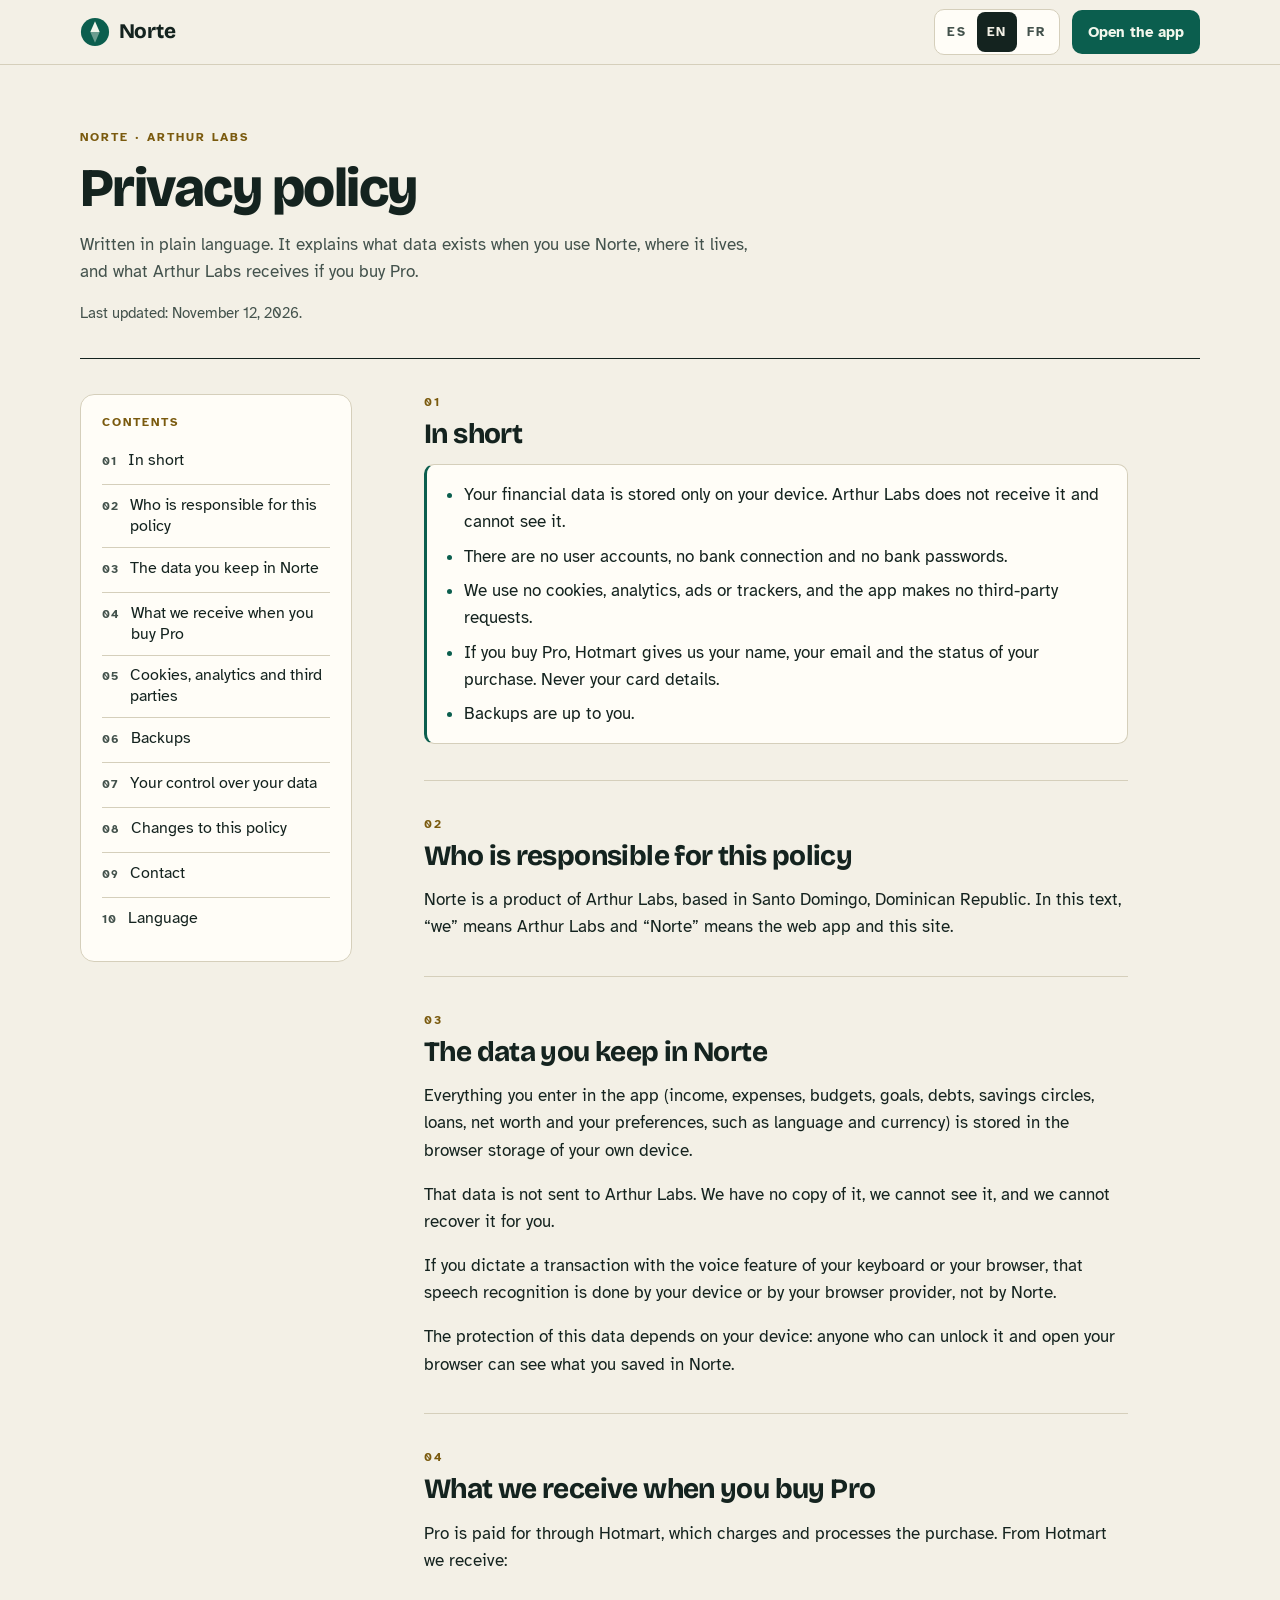
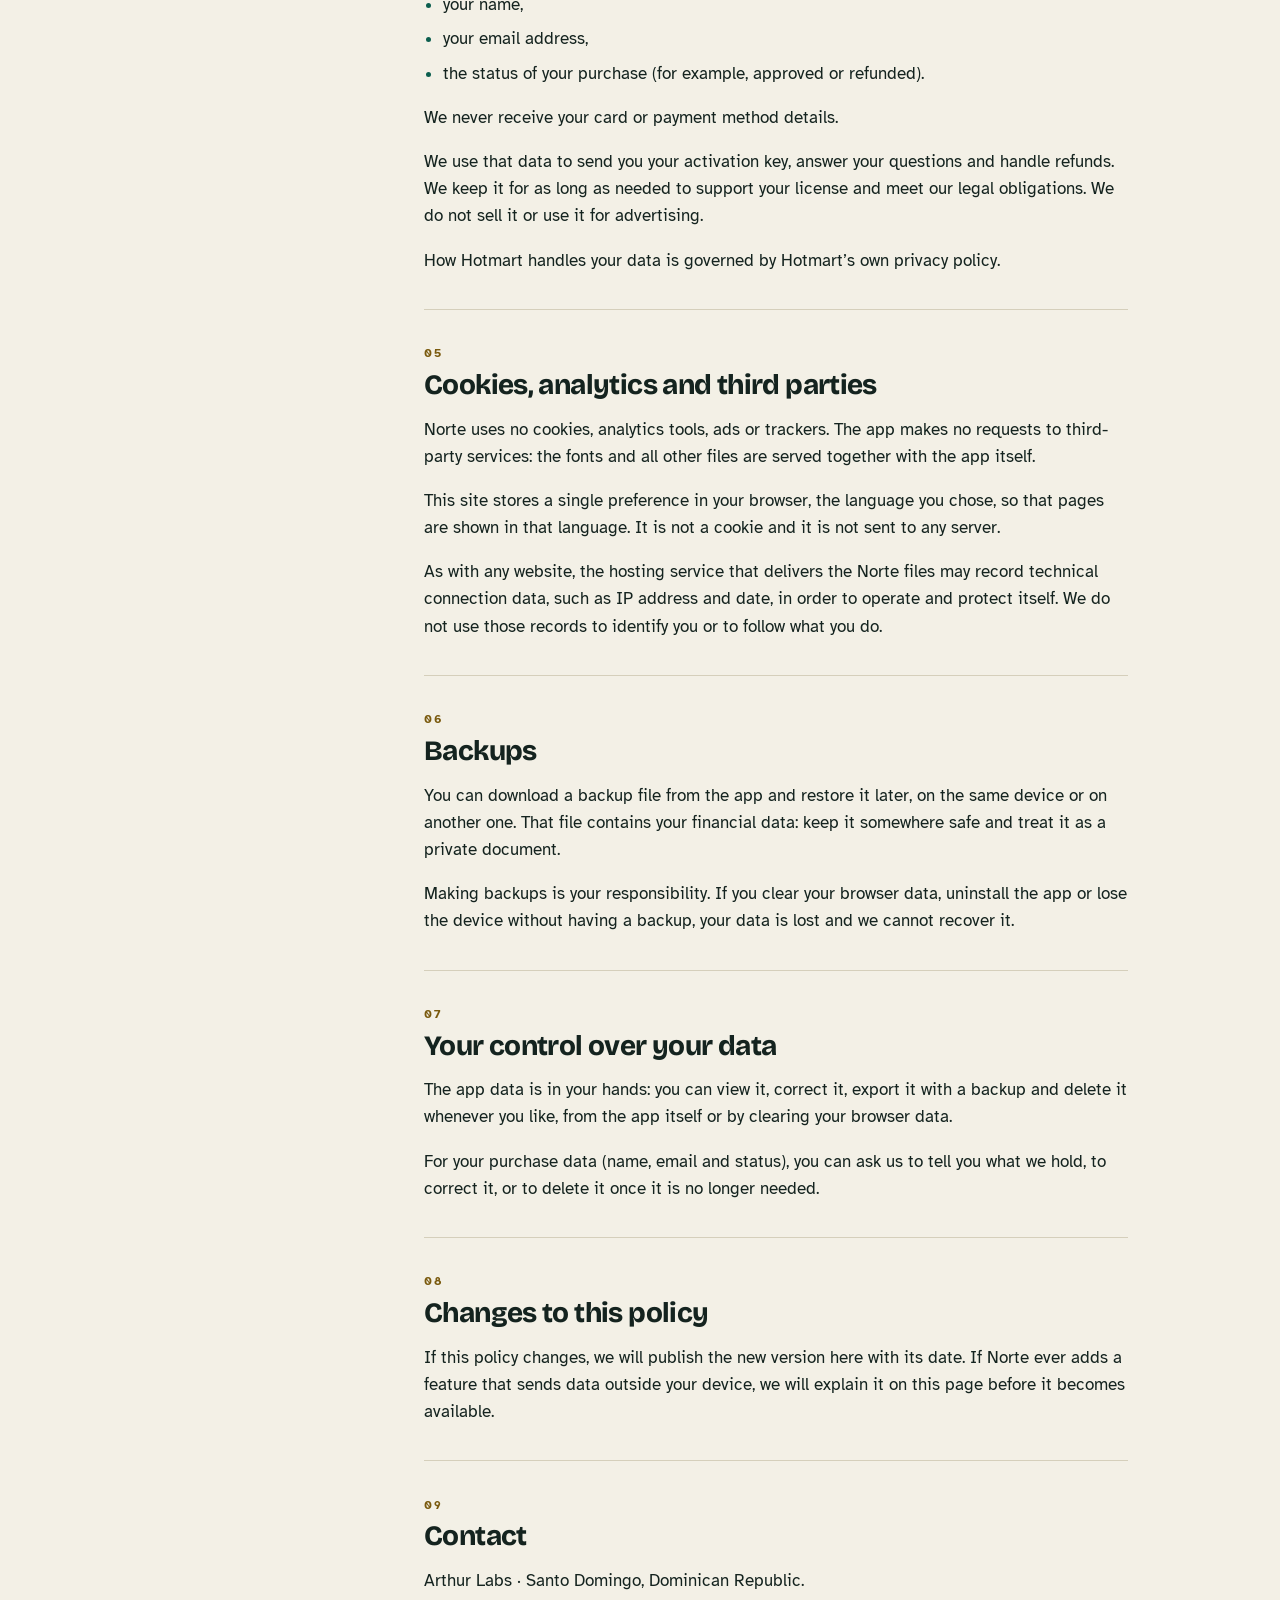
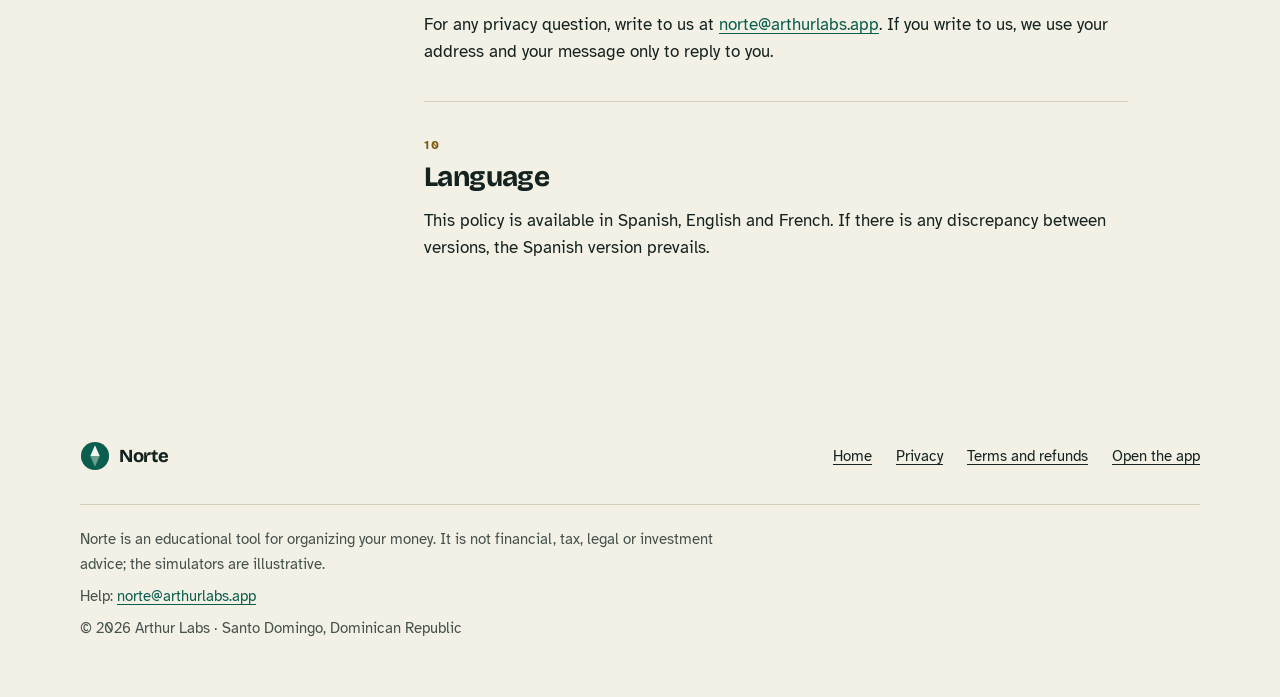
<file: privacidad.html>
<!doctype html>
<html lang="es">
<head>
<meta charset="utf-8">
<meta name="viewport" content="width=device-width, initial-scale=1">
<title>Privacidad | Norte</title>
<meta name="description" content="Política de privacidad de Norte: tus datos financieros se guardan solo en tu dispositivo. Sin cuentas, sin cookies, sin analítica y sin anuncios.">
<meta name="theme-color" content="#F3F0E6" media="(prefers-color-scheme: light)">
<meta name="theme-color" content="#0B1412" media="(prefers-color-scheme: dark)">
<meta property="og:type" content="article">
<meta property="og:site_name" content="Norte">
<meta property="og:title" content="Privacidad | Norte">
<meta property="og:description" content="Política de privacidad de Norte: tus datos financieros se guardan solo en tu dispositivo. Sin cuentas, sin cookies, sin analítica y sin anuncios.">
<meta property="og:locale" content="es_DO">
<meta property="og:url" content="https://norte.arthurlabs.app/privacidad.html">
<meta property="og:image" content="https://norte.arthurlabs.app/site-img/og-norte.jpg">
<meta property="og:image:secure_url" content="https://norte.arthurlabs.app/site-img/og-norte.jpg">
<meta property="og:image:type" content="image/jpeg">
<meta property="og:image:width" content="1200">
<meta property="og:image:height" content="630">
<meta property="og:image:alt" content="Norte: descubre cuánto puedes gastar hoy. En español, inglés y francés.">
<meta name="twitter:card" content="summary_large_image">
<link rel="alternate" hreflang="es" href="privacidad.html?lang=es">
<link rel="alternate" hreflang="en" href="privacidad.html?lang=en">
<link rel="alternate" hreflang="fr" href="privacidad.html?lang=fr">
<link rel="alternate" hreflang="x-default" href="privacidad.html">
<link rel="icon" href="favicon.ico" sizes="any">
<link rel="icon" type="image/png" sizes="32x32" href="icons/favicon-32.png">
<link rel="apple-touch-icon" href="icons/apple-touch-icon.png">
<link rel="stylesheet" href="site.css">
</head>
<body>
<div id="site"></div>
<noscript>
  <div class="noscript">
    <h1>Norte</h1>
    <p>Esta página necesita JavaScript para mostrarse. · This page needs JavaScript. · Cette page nécessite JavaScript.</p>
    <p><a href="landing.html">Norte</a> · <a href="privacidad.html">Privacidad / Privacy / Confidentialité</a> · <a href="terminos.html">Términos / Terms / Conditions</a></p>
  </div>
</noscript>
<script src="site-config.js"></script>
<script>
(function () {
'use strict';
/* ── Motor común: idioma, configuración, cabecera y pie ── */
var CFG = window.NORTE_SITE || {};
var LANGS = ['es', 'en', 'fr'], LANG_KEY = 'norte.site.lang';
var LANG_NAMES = { es: 'Español', en: 'English', fr: 'Français' };
var OG_LOCALE = { es: 'es_DO', en: 'en_US', fr: 'fr_FR' };
var APP_URL = 'index.html';
var PRICE = String(CFG.PRICE || 'US$19');
var CHECKOUT = /^https:\/\/\S+$/.test(String(CFG.CHECKOUT_URL || '').trim()) ? String(CFG.CHECKOUT_URL).trim() : '';
var EMAIL = /^[^\s@<>"']+@[^\s@<>"']+\.[^\s@<>"']+$/.test(String(CFG.SUPPORT_EMAIL || '').trim()) ? String(CFG.SUPPORT_EMAIL).trim() : '';
function esc(s) { return String(s).replace(/[&<>"']/g, function (c) { return { '&': '&amp;', '<': '&lt;', '>': '&gt;', '"': '&quot;', "'": '&#39;' }[c]; }); }
function okLang(l) { return LANGS.indexOf(l) > -1; }
function detectLang() {
  var q = null, s = null;
  try { q = new URLSearchParams(location.search).get('lang'); } catch (e) {}
  if (q) { q = q.toLowerCase().slice(0, 2); if (okLang(q)) { try { localStorage.setItem(LANG_KEY, q); } catch (e) {} return q; } }
  try { s = localStorage.getItem(LANG_KEY); } catch (e) {}
  if (okLang(s)) return s;
  var n = String(navigator.language || 'en').toLowerCase();
  return n.indexOf('es') === 0 ? 'es' : n.indexOf('fr') === 0 ? 'fr' : 'en';
}
var lang = detectLang();
function fill(s) { return String(s).replace(/\{price\}/g, esc(PRICE)); }
/* Línea de contacto: solo existe si hay un correo real configurado. */
function contact(tpl, tag) {
  if (!EMAIL || !tpl) return '';
  var a = '<a href="mailto:' + esc(EMAIL) + '">' + esc(EMAIL) + '</a>';
  return '<' + (tag || 'p') + ' data-contact>' + fill(tpl).replace(/\{email\}/g, a) + '</' + (tag || 'p') + '>';
}
function href(page) { return page + '?lang=' + lang; }
function buyBtn(C, cls) {
  return CHECKOUT
    ? '<a class="btn ' + cls + '" data-buy="checkout" href="' + esc(CHECKOUT) + '" rel="noopener">' + fill(C.buy) + '</a>'
    : '<a class="btn ' + cls + '" data-buy="app" href="' + APP_URL + '">' + C.tryFree + '</a>';
}
var MARK = '<svg viewBox="0 0 32 32" aria-hidden="true" focusable="false"><circle class="mark-bg" cx="16" cy="16" r="15"/><path class="mark-n" d="M16 4.5l5 11.5H11z"/><path class="mark-n" d="M16 27.5L11 16h10z" opacity=".42"/></svg>';
function header(C, navHtml) {
  var b = LANGS.map(function (l) {
    return '<button type="button" data-lang="' + l + '" lang="' + l + '" aria-pressed="' + (l === lang) + '" aria-label="' + LANG_NAMES[l] + '">' + l.toUpperCase() + '</button>';
  }).join('');
  return '<a class="skip" href="#main">' + C.skip + '</a>' +
    '<header class="top"><div class="wrap top__in">' +
    '<a class="brand" href="' + href('landing.html') + '" aria-label="' + C.homeAria + '">' + MARK + 'Norte</a>' +
    (navHtml ? '<nav class="top__nav" aria-label="' + C.navAria + '">' + navHtml + '</nav>' : '') +
    '<span class="top__sp"></span>' +
    '<div class="langs" role="group" aria-label="' + C.langAria + '">' + b + '</div>' +
    '<a class="btn btn--primary btn--sm" href="' + APP_URL + '">' + C.openApp + '</a>' +
    '</div></header>';
}
function footer(C) {
  return '<footer class="foot"><div class="wrap foot__in">' +
    '<a class="brand" href="' + href('landing.html') + '" aria-label="' + C.homeAria + '">' + MARK + 'Norte</a>' +
    '<nav aria-label="' + C.footAria + '"><ul>' +
    '<li><a href="' + href('landing.html') + '">' + C.fHome + '</a></li>' +
    '<li><a href="' + href('privacidad.html') + '">' + C.fPrivacy + '</a></li>' +
    '<li><a href="' + href('terminos.html') + '">' + C.fTerms + '</a></li>' +
    '<li><a href="' + APP_URL + '">' + C.openApp + '</a></li>' +
    '</ul></nav>' +
    '<div class="foot__legal"><p>' + C.fDisclaimer + '</p>' + contact(C.fContact) +
    '<p>' + C.fSeller + '</p></div>' +
    '</div></footer>';
}
function setMeta(sel, v) { var m = document.querySelector(sel); if (m) m.setAttribute('content', v); }
function setHead(T) {
  document.documentElement.lang = lang;
  document.title = T.title;
  setMeta('meta[name="description"]', fill(T.desc));
  setMeta('meta[property="og:title"]', T.title);
  setMeta('meta[property="og:description"]', fill(T.desc));
  setMeta('meta[property="og:locale"]', OG_LOCALE[lang]);
  if (/^https?:$/.test(location.protocol)) {
    setMeta('meta[property="og:url"]', location.origin + location.pathname + '?lang=' + lang);
    setMeta('meta[property="og:image"]', new URL('site-img/og-norte.jpg', location.href).href);
  }
}
function mount(renderBody) {
  function draw(focusLang) {
    document.getElementById('site').innerHTML = renderBody();
    if (focusLang) { var b = document.querySelector('.langs [data-lang="' + lang + '"]'); if (b) b.focus(); }
  }
  document.addEventListener('click', function (e) {
    var b = e.target.closest ? e.target.closest('.langs [data-lang]') : null;
    if (!b) return;
    var l = b.getAttribute('data-lang');
    if (!okLang(l) || l === lang) return;
    lang = l;
    try { localStorage.setItem(LANG_KEY, l); } catch (err) {}
    try { var u = new URL(location.href); u.searchParams.set('lang', l); history.replaceState(null, '', u.pathname + u.search + u.hash); } catch (err) {}
    draw(true);
  });
  draw(false);
  if (location.hash.length > 1) { try { var t = document.getElementById(decodeURIComponent(location.hash.slice(1))); if (t) t.scrollIntoView(); } catch (e) {} }
}
/* Textos comunes de cabecera y pie */
var COMMON = {
  es: { skip: 'Saltar al contenido', homeAria: 'Norte, página principal', navAria: 'Secciones', langAria: 'Idioma', footAria: 'Enlaces del pie', openApp: 'Abrir la app', tryFree: 'Probar gratis', buy: 'Comprar Pro · {price}',
    fHome: 'Inicio', fPrivacy: 'Privacidad', fTerms: 'Términos y reembolsos',
    fDisclaimer: 'Norte es una herramienta educativa para organizar tu dinero. No es asesoría financiera, fiscal, legal ni de inversión; los simuladores son ilustrativos.',
    fContact: 'Ayuda: {email}', fSeller: '© 2026 Arthur Labs · Santo Domingo, República Dominicana' },
  en: { skip: 'Skip to content', homeAria: 'Norte, home page', navAria: 'Sections', langAria: 'Language', footAria: 'Footer links', openApp: 'Open the app', tryFree: 'Try it free', buy: 'Buy Pro · {price}',
    fHome: 'Home', fPrivacy: 'Privacy', fTerms: 'Terms and refunds',
    fDisclaimer: 'Norte is an educational tool for organizing your money. It is not financial, tax, legal or investment advice; the simulators are illustrative.',
    fContact: 'Help: {email}', fSeller: '© 2026 Arthur Labs · Santo Domingo, Dominican Republic' },
  fr: { skip: 'Aller au contenu', homeAria: 'Norte, page d’accueil', navAria: 'Rubriques', langAria: 'Langue', footAria: 'Liens de pied de page', openApp: 'Ouvrir l’appli', tryFree: 'Essayer gratuitement', buy: 'Acheter Pro · {price}',
    fHome: 'Accueil', fPrivacy: 'Confidentialité', fTerms: 'Conditions et remboursements',
    fDisclaimer: 'Norte est un outil éducatif pour organiser votre argent. Ce n’est pas un conseil financier, fiscal, juridique ni en investissement ; les simulateurs sont fournis à titre indicatif.',
    fContact: 'Aide : {email}', fSeller: '© 2026 Arthur Labs · Saint-Domingue, République dominicaine' }
};

/* ── Política de privacidad: textos ── */
var I18N = {
es: {
  title: 'Privacidad | Norte',
  desc: 'Política de privacidad de Norte: tus datos financieros se guardan solo en tu dispositivo. Sin cuentas, sin cookies, sin analítica y sin anuncios.',
  serial: 'Norte · Arthur Labs',
  h1: 'Política de privacidad',
  intro: 'Escrita en lenguaje claro. Explica qué datos existen cuando usas Norte, dónde están y qué recibe Arthur Labs si compras Pro.',
  updated: 'Última actualización: 12 de noviembre de 2026.',
  tocH: 'Contenido',
  sections: [
    { id: 'resumen', h: 'En pocas palabras', html:
      '<ul class="key">' +
      '<li>Tus datos financieros se guardan solo en tu dispositivo. Arthur Labs no los recibe ni puede verlos.</li>' +
      '<li>No hay cuentas de usuario, conexión bancaria ni contraseñas de banco.</li>' +
      '<li>No usamos cookies, analítica, anuncios ni rastreadores, y la app no hace peticiones a terceros.</li>' +
      '<li>Si compras Pro, Hotmart nos comunica tu nombre, tu correo y el estado de tu compra. Nunca los datos de tu tarjeta.</li>' +
      '<li>Las copias de seguridad dependen de ti.</li>' +
      '</ul>' },
    { id: 'responsable', h: 'Quién responde por esta política', html:
      '<p>Norte es un producto de Arthur Labs, con sede en Santo Domingo, República Dominicana. En este texto, «nosotros» es Arthur Labs y «Norte» es la app web y este sitio.</p>' },
    { id: 'datos-app', h: 'Los datos que guardas en Norte', html:
      '<p>Todo lo que escribes en la app (ingresos, gastos, presupuestos, metas, deudas, círculos de ahorro, préstamos, patrimonio y tus preferencias, como el idioma y la moneda) se guarda en el almacenamiento del navegador de tu propio dispositivo.</p>' +
      '<p>Esos datos no se envían a Arthur Labs. No tenemos una copia, no podemos verlos y no podemos recuperarlos por ti.</p>' +
      '<p>Si dictas un movimiento con la función de voz de tu teclado o de tu navegador, ese reconocimiento de voz lo hace tu dispositivo o el proveedor de tu navegador, no Norte.</p>' +
      '<p>La protección de estos datos depende de tu dispositivo: cualquier persona que pueda desbloquearlo y abrir tu navegador puede ver lo que guardaste en Norte.</p>' },
    { id: 'compra', h: 'Lo que recibimos cuando compras Pro', html:
      '<p>El pago de Pro se hace por Hotmart, que es quien cobra y procesa la compra. De Hotmart recibimos:</p>' +
      '<ul><li>tu nombre,</li><li>tu correo electrónico,</li><li>el estado de tu compra (por ejemplo, aprobada o reembolsada).</li></ul>' +
      '<p>Nunca recibimos los datos de tu tarjeta ni de tu medio de pago.</p>' +
      '<p>Usamos esos datos para enviarte tu clave de activación, atender tus consultas y gestionar reembolsos. Los conservamos mientras sea necesario para atender tu licencia y cumplir nuestras obligaciones legales. No los vendemos ni los usamos para publicidad.</p>' +
      '<p>El tratamiento que Hotmart hace de tus datos se rige por la política de privacidad de Hotmart.</p>' },
    { id: 'cookies', h: 'Cookies, analítica y terceros', html:
      '<p>Norte no usa cookies, herramientas de analítica, anuncios ni rastreadores. La app no hace peticiones a servicios de terceros: las tipografías y los demás archivos se sirven junto con la propia app.</p>' +
      '<p>Este sitio guarda en tu navegador una sola preferencia, el idioma que elegiste, para mostrarte las páginas en ese idioma. No es una cookie y no se envía a ningún servidor.</p>' +
      '<p>Como ocurre con cualquier sitio web, el servicio de alojamiento que entrega los archivos de Norte puede registrar datos técnicos de la conexión, como la dirección IP y la fecha, para funcionar y protegerse. No usamos esos registros para identificarte ni para seguir lo que haces.</p>' },
    { id: 'copias', h: 'Copias de seguridad', html:
      '<p>Puedes descargar un archivo de copia de seguridad desde la app y restaurarlo después, en el mismo dispositivo o en otro. Ese archivo contiene tus datos financieros: guárdalo en un lugar seguro y trátalo como un documento privado.</p>' +
      '<p>Hacer copias es tu responsabilidad. Si borras los datos del navegador, desinstalas la app o pierdes el dispositivo sin tener una copia, tus datos se pierden y no podemos recuperarlos.</p>' },
    { id: 'control', h: 'Tu control sobre tus datos', html:
      '<p>Los datos de la app están en tus manos: puedes verlos, corregirlos, exportarlos con una copia de seguridad y borrarlos cuando quieras, desde la propia app o borrando los datos del navegador.</p>' +
      '<p>Sobre los datos de tu compra (nombre, correo y estado), puedes pedirnos que te digamos cuáles tenemos, que los corrijamos o que los eliminemos cuando ya no sean necesarios.</p>' },
    { id: 'cambios', h: 'Cambios en esta política', html:
      '<p>Si esta política cambia, publicaremos aquí la versión nueva con su fecha. Si en el futuro Norte incorpora una función que envíe datos fuera de tu dispositivo, la explicaremos en esta página antes de que esté disponible.</p>' },
    { id: 'contacto', h: 'Contacto', html:
      '<p>Arthur Labs · Santo Domingo, República Dominicana.</p>',
      contact: 'Para cualquier consulta sobre privacidad, escríbenos a {email}. Si nos escribes, usamos tu dirección y tu mensaje solo para responderte.' },
    { id: 'idioma', h: 'Idioma', html:
      '<p>Esta política está disponible en español, inglés y francés. Si hay diferencias entre las versiones, prevalece la versión en español.</p>' }
  ]
},
en: {
  title: 'Privacy | Norte',
  desc: 'Norte privacy policy: your financial data is stored only on your device. No accounts, no cookies, no analytics and no ads.',
  serial: 'Norte · Arthur Labs',
  h1: 'Privacy policy',
  intro: 'Written in plain language. It explains what data exists when you use Norte, where it lives, and what Arthur Labs receives if you buy Pro.',
  updated: 'Last updated: November 12, 2026.',
  tocH: 'Contents',
  sections: [
    { id: 'resumen', h: 'In short', html:
      '<ul class="key">' +
      '<li>Your financial data is stored only on your device. Arthur Labs does not receive it and cannot see it.</li>' +
      '<li>There are no user accounts, no bank connection and no bank passwords.</li>' +
      '<li>We use no cookies, analytics, ads or trackers, and the app makes no third-party requests.</li>' +
      '<li>If you buy Pro, Hotmart gives us your name, your email and the status of your purchase. Never your card details.</li>' +
      '<li>Backups are up to you.</li>' +
      '</ul>' },
    { id: 'responsable', h: 'Who is responsible for this policy', html:
      '<p>Norte is a product of Arthur Labs, based in Santo Domingo, Dominican Republic. In this text, “we” means Arthur Labs and “Norte” means the web app and this site.</p>' },
    { id: 'datos-app', h: 'The data you keep in Norte', html:
      '<p>Everything you enter in the app (income, expenses, budgets, goals, debts, savings circles, loans, net worth and your preferences, such as language and currency) is stored in the browser storage of your own device.</p>' +
      '<p>That data is not sent to Arthur Labs. We have no copy of it, we cannot see it, and we cannot recover it for you.</p>' +
      '<p>If you dictate a transaction with the voice feature of your keyboard or your browser, that speech recognition is done by your device or by your browser provider, not by Norte.</p>' +
      '<p>The protection of this data depends on your device: anyone who can unlock it and open your browser can see what you saved in Norte.</p>' },
    { id: 'compra', h: 'What we receive when you buy Pro', html:
      '<p>Pro is paid for through Hotmart, which charges and processes the purchase. From Hotmart we receive:</p>' +
      '<ul><li>your name,</li><li>your email address,</li><li>the status of your purchase (for example, approved or refunded).</li></ul>' +
      '<p>We never receive your card or payment method details.</p>' +
      '<p>We use that data to send you your activation key, answer your questions and handle refunds. We keep it for as long as needed to support your license and meet our legal obligations. We do not sell it or use it for advertising.</p>' +
      '<p>How Hotmart handles your data is governed by Hotmart’s own privacy policy.</p>' },
    { id: 'cookies', h: 'Cookies, analytics and third parties', html:
      '<p>Norte uses no cookies, analytics tools, ads or trackers. The app makes no requests to third-party services: the fonts and all other files are served together with the app itself.</p>' +
      '<p>This site stores a single preference in your browser, the language you chose, so that pages are shown in that language. It is not a cookie and it is not sent to any server.</p>' +
      '<p>As with any website, the hosting service that delivers the Norte files may record technical connection data, such as IP address and date, in order to operate and protect itself. We do not use those records to identify you or to follow what you do.</p>' },
    { id: 'copias', h: 'Backups', html:
      '<p>You can download a backup file from the app and restore it later, on the same device or on another one. That file contains your financial data: keep it somewhere safe and treat it as a private document.</p>' +
      '<p>Making backups is your responsibility. If you clear your browser data, uninstall the app or lose the device without having a backup, your data is lost and we cannot recover it.</p>' },
    { id: 'control', h: 'Your control over your data', html:
      '<p>The app data is in your hands: you can view it, correct it, export it with a backup and delete it whenever you like, from the app itself or by clearing your browser data.</p>' +
      '<p>For your purchase data (name, email and status), you can ask us to tell you what we hold, to correct it, or to delete it once it is no longer needed.</p>' },
    { id: 'cambios', h: 'Changes to this policy', html:
      '<p>If this policy changes, we will publish the new version here with its date. If Norte ever adds a feature that sends data outside your device, we will explain it on this page before it becomes available.</p>' },
    { id: 'contacto', h: 'Contact', html:
      '<p>Arthur Labs · Santo Domingo, Dominican Republic.</p>',
      contact: 'For any privacy question, write to us at {email}. If you write to us, we use your address and your message only to reply to you.' },
    { id: 'idioma', h: 'Language', html:
      '<p>This policy is available in Spanish, English and French. If there is any discrepancy between versions, the Spanish version prevails.</p>' }
  ]
},
fr: {
  title: 'Confidentialité | Norte',
  desc: 'Politique de confidentialité de Norte : vos données financières sont enregistrées uniquement sur votre appareil. Sans compte, sans cookies, sans mesure d’audience et sans publicité.',
  serial: 'Norte · Arthur Labs',
  h1: 'Politique de confidentialité',
  intro: 'Rédigée en langage clair. Elle explique quelles données existent quand vous utilisez Norte, où elles se trouvent et ce que reçoit Arthur Labs si vous achetez Pro.',
  updated: 'Dernière mise à jour : 12 novembre 2026.',
  tocH: 'Sommaire',
  sections: [
    { id: 'resumen', h: 'En bref', html:
      '<ul class="key">' +
      '<li>Vos données financières sont enregistrées uniquement sur votre appareil. Arthur Labs ne les reçoit pas et ne peut pas les voir.</li>' +
      '<li>Il n’y a ni compte utilisateur, ni connexion bancaire, ni mot de passe bancaire.</li>' +
      '<li>Nous n’utilisons ni cookies, ni mesure d’audience, ni publicité, ni traceurs, et l’appli n’envoie aucune requête à des tiers.</li>' +
      '<li>Si vous achetez Pro, Hotmart nous communique votre nom, votre e-mail et l’état de votre achat. Jamais les données de votre carte.</li>' +
      '<li>Les sauvegardes dépendent de vous.</li>' +
      '</ul>' },
    { id: 'responsable', h: 'Qui répond de cette politique', html:
      '<p>Norte est un produit d’Arthur Labs, établi à Saint-Domingue, en République dominicaine. Dans ce texte, « nous » désigne Arthur Labs et « Norte » désigne l’appli web et ce site.</p>' },
    { id: 'datos-app', h: 'Les données que vous gardez dans Norte', html:
      '<p>Tout ce que vous saisissez dans l’appli (revenus, dépenses, budgets, objectifs, dettes, cercles d’épargne, prêts, patrimoine et vos préférences, comme la langue et la devise) est enregistré dans le stockage du navigateur de votre propre appareil.</p>' +
      '<p>Ces données ne sont pas envoyées à Arthur Labs. Nous n’en avons aucune copie, nous ne pouvons pas les voir et nous ne pouvons pas les récupérer pour vous.</p>' +
      '<p>Si vous dictez une opération avec la fonction vocale de votre clavier ou de votre navigateur, cette reconnaissance vocale est effectuée par votre appareil ou par le fournisseur de votre navigateur, pas par Norte.</p>' +
      '<p>La protection de ces données dépend de votre appareil : toute personne capable de le déverrouiller et d’ouvrir votre navigateur peut voir ce que vous avez enregistré dans Norte.</p>' },
    { id: 'compra', h: 'Ce que nous recevons quand vous achetez Pro', html:
      '<p>Le paiement de Pro passe par Hotmart, qui encaisse et traite l’achat. Hotmart nous transmet :</p>' +
      '<ul><li>votre nom,</li><li>votre adresse e-mail,</li><li>l’état de votre achat (par exemple, approuvé ou remboursé).</li></ul>' +
      '<p>Nous ne recevons jamais les données de votre carte ni de votre moyen de paiement.</p>' +
      '<p>Nous utilisons ces données pour vous envoyer votre clé d’activation, répondre à vos questions et gérer les remboursements. Nous les conservons aussi longtemps que nécessaire pour assurer le suivi de votre licence et respecter nos obligations légales. Nous ne les vendons pas et ne les utilisons pas à des fins publicitaires.</p>' +
      '<p>Le traitement de vos données par Hotmart est régi par la politique de confidentialité de Hotmart.</p>' },
    { id: 'cookies', h: 'Cookies, mesure d’audience et tiers', html:
      '<p>Norte n’utilise ni cookies, ni outils de mesure d’audience, ni publicité, ni traceurs. L’appli n’envoie aucune requête à des services tiers : les polices et tous les autres fichiers sont servis avec l’appli elle-même.</p>' +
      '<p>Ce site enregistre une seule préférence dans votre navigateur, la langue que vous avez choisie, afin d’afficher les pages dans cette langue. Ce n’est pas un cookie et elle n’est envoyée à aucun serveur.</p>' +
      '<p>Comme pour tout site web, le service d’hébergement qui délivre les fichiers de Norte peut enregistrer des données techniques de connexion, comme l’adresse IP et la date, afin de fonctionner et de se protéger. Nous n’utilisons pas ces journaux pour vous identifier ni pour suivre ce que vous faites.</p>' },
    { id: 'copias', h: 'Sauvegardes', html:
      '<p>Vous pouvez télécharger un fichier de sauvegarde depuis l’appli et le restaurer plus tard, sur le même appareil ou sur un autre. Ce fichier contient vos données financières : conservez-le en lieu sûr et traitez-le comme un document privé.</p>' +
      '<p>Faire des sauvegardes relève de votre responsabilité. Si vous effacez les données du navigateur, désinstallez l’appli ou perdez l’appareil sans avoir de sauvegarde, vos données sont perdues et nous ne pouvons pas les récupérer.</p>' },
    { id: 'control', h: 'Votre contrôle sur vos données', html:
      '<p>Les données de l’appli sont entre vos mains : vous pouvez les consulter, les corriger, les exporter avec une sauvegarde et les supprimer quand vous voulez, depuis l’appli elle-même ou en effaçant les données du navigateur.</p>' +
      '<p>Pour les données de votre achat (nom, e-mail et état), vous pouvez nous demander lesquelles nous détenons, de les corriger ou de les supprimer lorsqu’elles ne sont plus nécessaires.</p>' },
    { id: 'cambios', h: 'Modifications de cette politique', html:
      '<p>Si cette politique change, nous publierons ici la nouvelle version avec sa date. Si Norte ajoute un jour une fonction qui envoie des données hors de votre appareil, nous l’expliquerons sur cette page avant qu’elle soit disponible.</p>' },
    { id: 'contacto', h: 'Contact', html:
      '<p>Arthur Labs · Saint-Domingue, République dominicaine.</p>',
      contact: 'Pour toute question de confidentialité, écrivez-nous à {email}. Si vous nous écrivez, nous utilisons votre adresse et votre message uniquement pour vous répondre.' },
    { id: 'idioma', h: 'Langue', html:
      '<p>Cette politique est disponible en espagnol, en anglais et en français. En cas de divergence entre les versions, la version espagnole prévaut.</p>' }
  ]
}
};

/* ── Render de página legal ── */
function legalBody() {
  var T = I18N[lang], C = COMMON[lang];
  setHead(T);
  var toc = T.sections.map(function (s) { return '<li><a href="#' + s.id + '">' + s.h + '</a></li>'; }).join('');
  var secs = T.sections.map(function (s, i) {
    return '<section id="' + s.id + '"><h2><span class="num" aria-hidden="true">' + (i < 9 ? '0' : '') + (i + 1) + '</span>' + s.h + '</h2>' + fill(s.html) + contact(s.contact) + '</section>';
  }).join('');
  return header(C, '') + '<main id="main" class="legal"><div class="wrap">' +
    '<div class="legal__head"><p class="serial">' + T.serial + '</p><h1>' + T.h1 + '</h1><p>' + T.intro + '</p><p class="legal__meta">' + T.updated + '</p></div>' +
    '<div class="legal__grid"><nav class="toc" aria-label="' + T.tocH + '"><h2>' + T.tocH + '</h2><ol>' + toc + '</ol></nav><div class="doc">' + secs + '</div></div>' +
    '</div></main>' + footer(C);
}
mount(legalBody);
})();
</script>
</body>
</html>
</file>
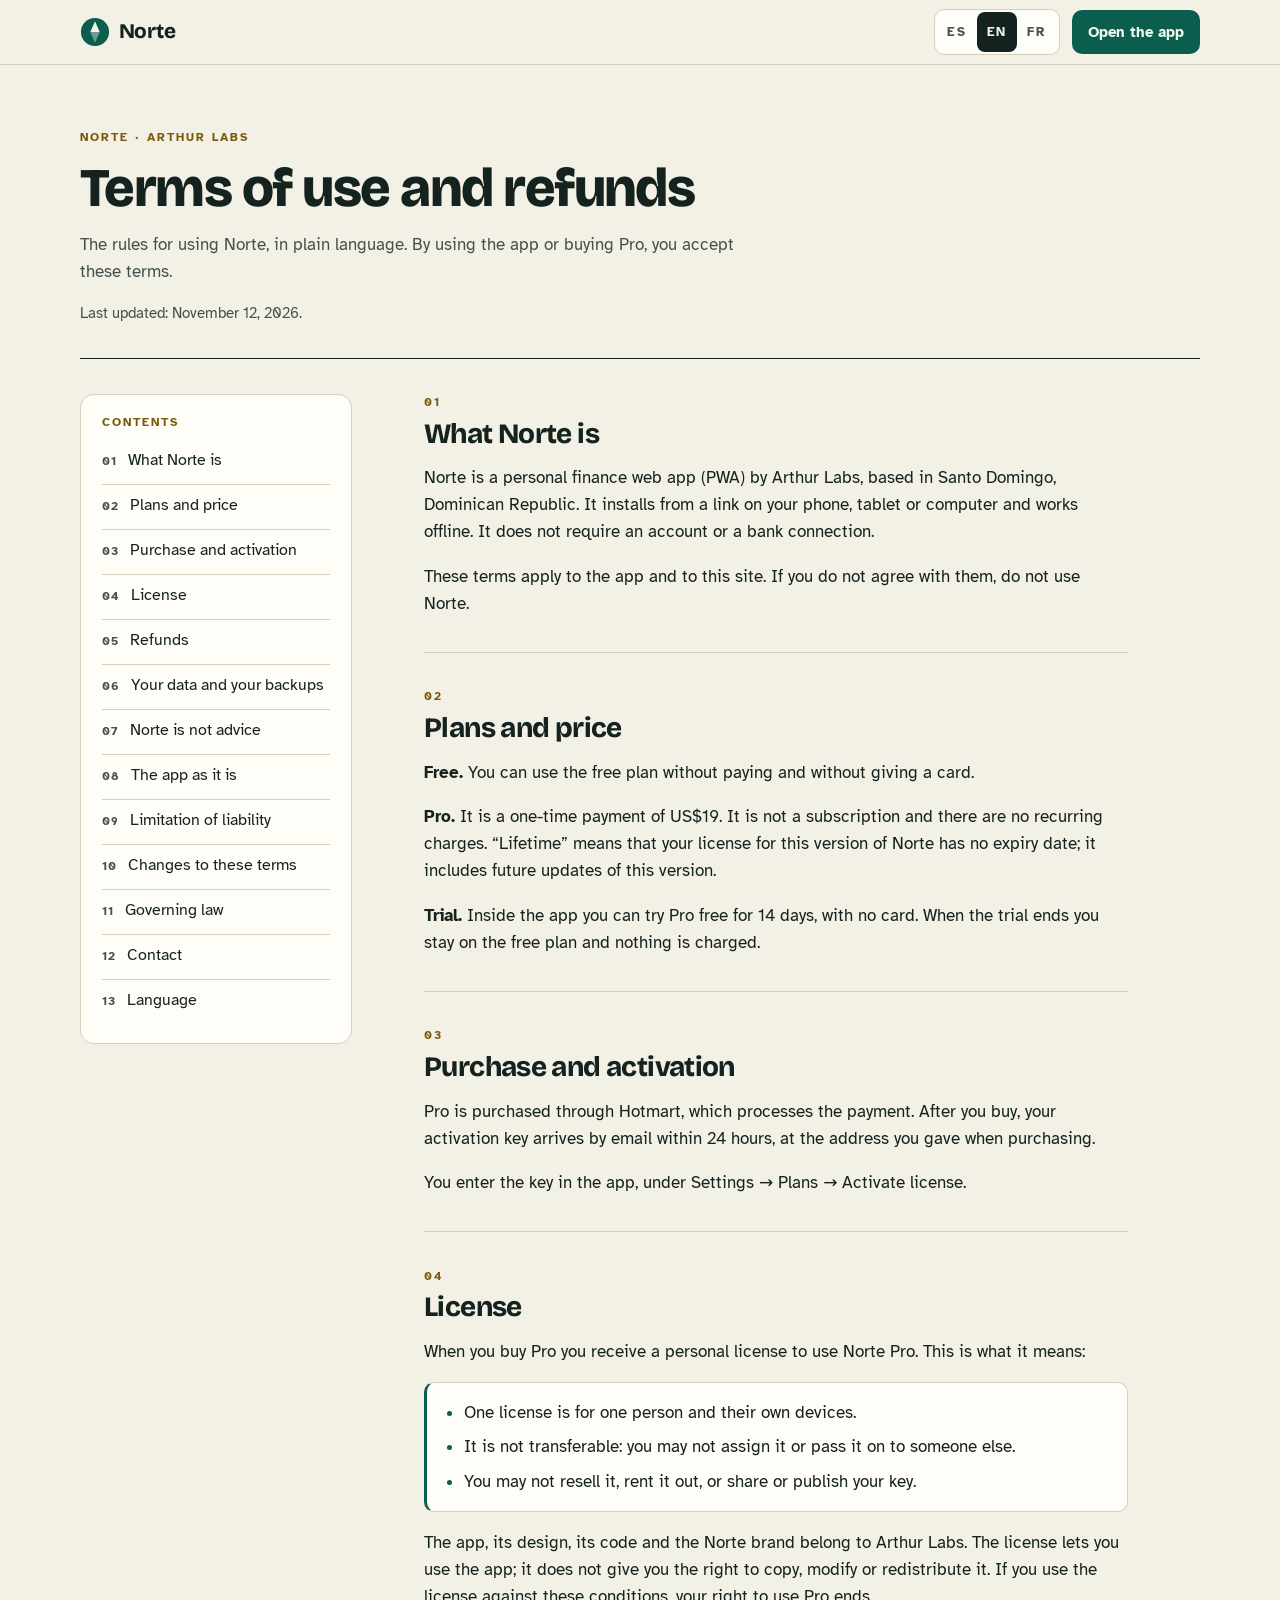
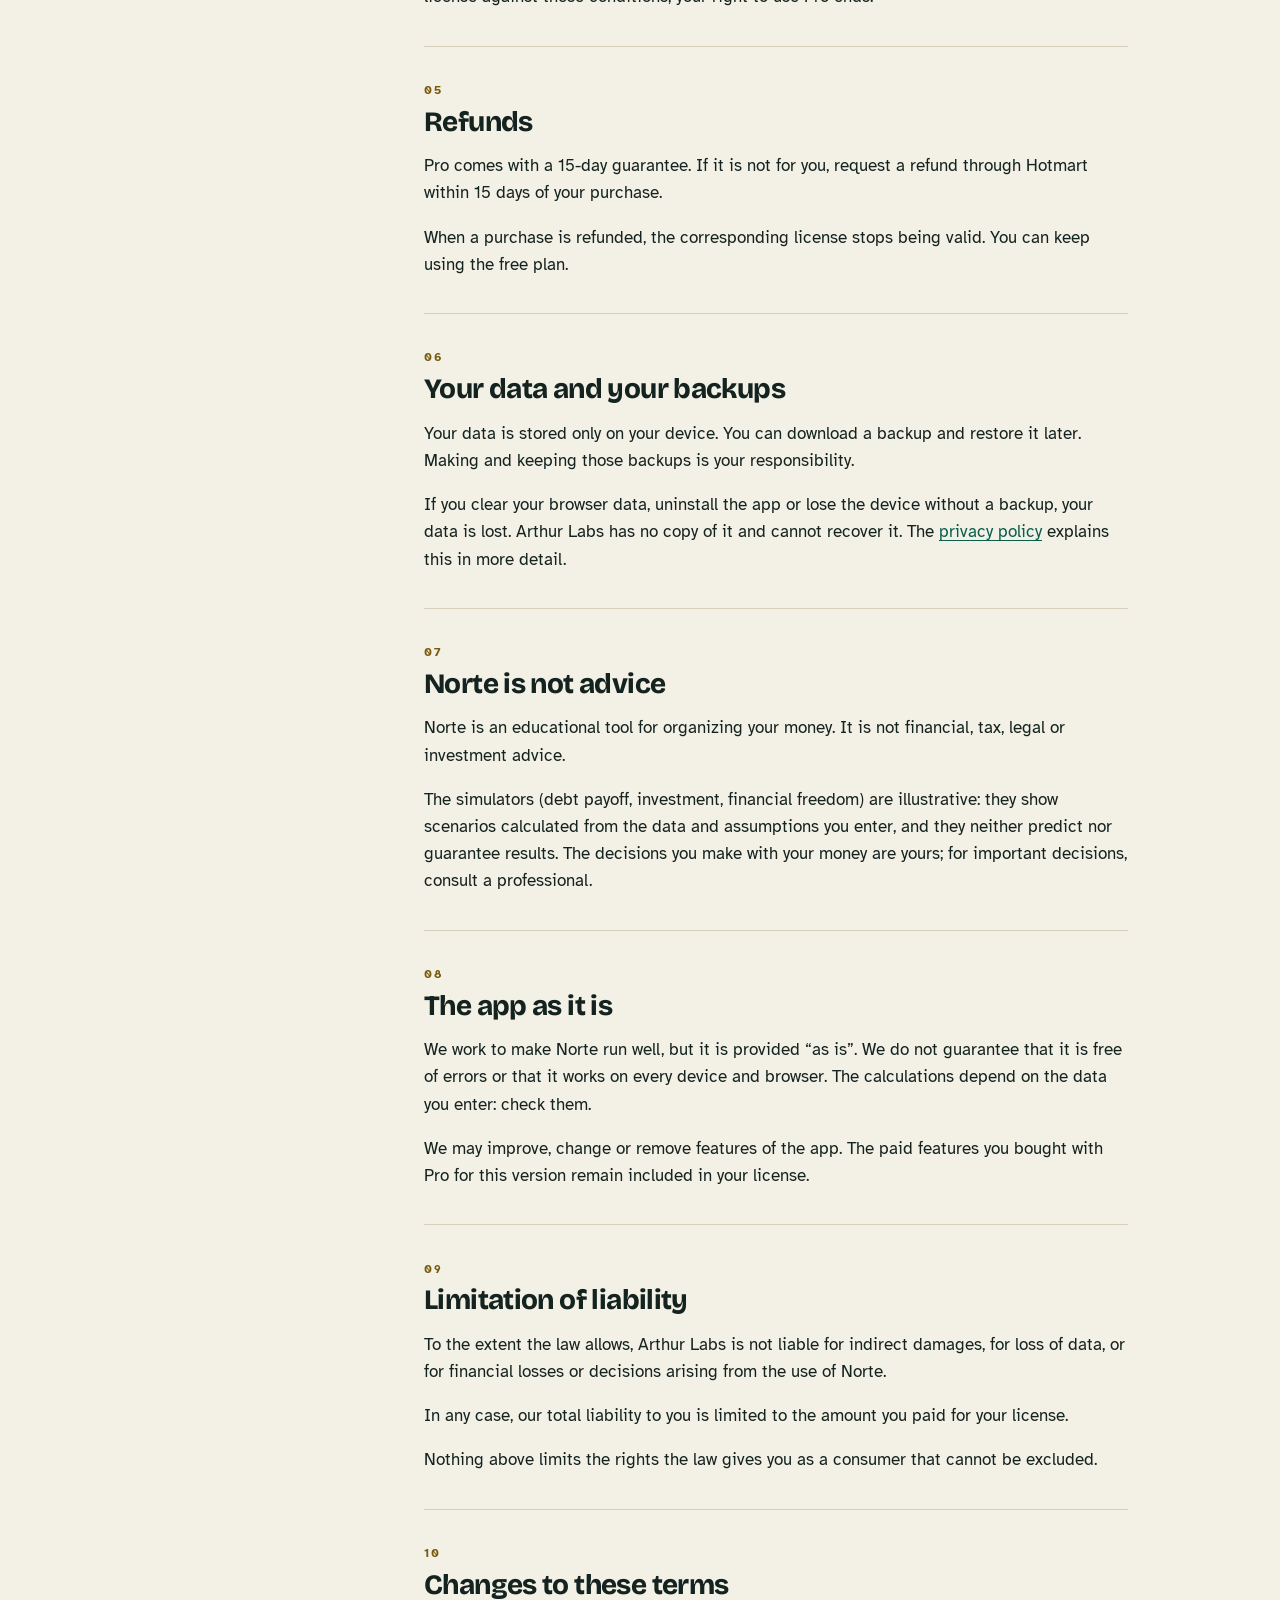
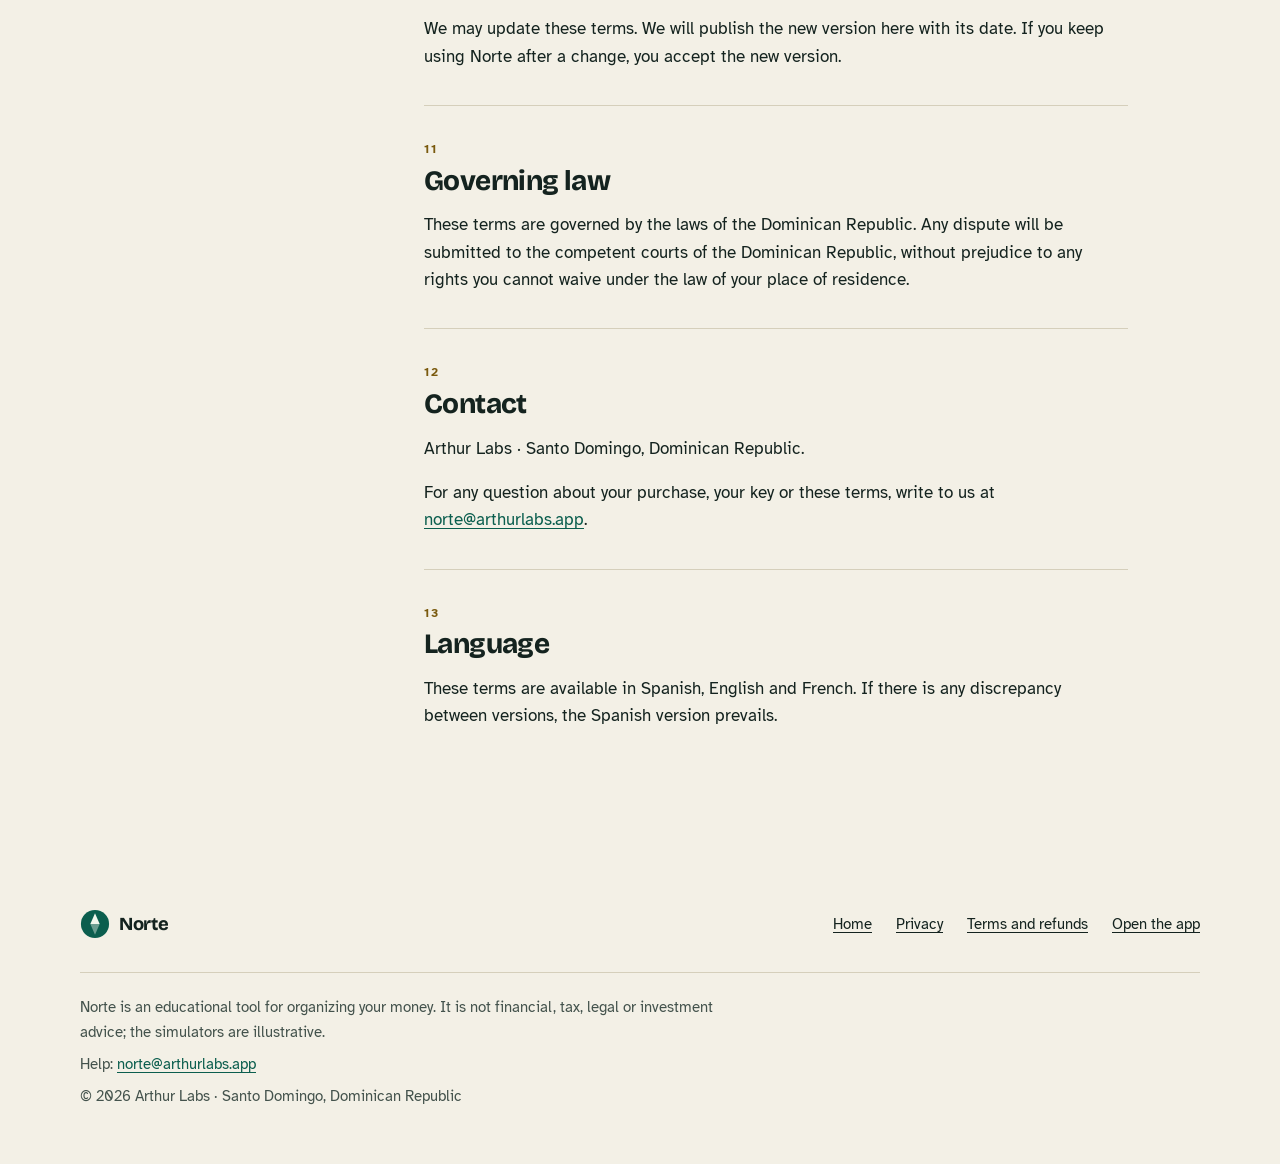
<file: terminos.html>
<!doctype html>
<html lang="es">
<head>
<meta charset="utf-8">
<meta name="viewport" content="width=device-width, initial-scale=1">
<title>Términos de uso y reembolsos | Norte</title>
<meta name="description" content="Términos de uso de Norte: planes, licencia Pro de pago único, garantía de reembolso de 15 días por Hotmart y límites de responsabilidad.">
<meta name="theme-color" content="#F3F0E6" media="(prefers-color-scheme: light)">
<meta name="theme-color" content="#0B1412" media="(prefers-color-scheme: dark)">
<meta property="og:type" content="article">
<meta property="og:site_name" content="Norte">
<meta property="og:title" content="Términos de uso y reembolsos | Norte">
<meta property="og:description" content="Términos de uso de Norte: planes, licencia Pro de pago único, garantía de reembolso de 15 días por Hotmart y límites de responsabilidad.">
<meta property="og:locale" content="es_DO">
<meta property="og:url" content="https://norte.arthurlabs.app/terminos.html">
<meta property="og:image" content="https://norte.arthurlabs.app/site-img/og-norte.jpg">
<meta property="og:image:secure_url" content="https://norte.arthurlabs.app/site-img/og-norte.jpg">
<meta property="og:image:type" content="image/jpeg">
<meta property="og:image:width" content="1200">
<meta property="og:image:height" content="630">
<meta property="og:image:alt" content="Norte: descubre cuánto puedes gastar hoy. En español, inglés y francés.">
<meta name="twitter:card" content="summary_large_image">
<link rel="alternate" hreflang="es" href="terminos.html?lang=es">
<link rel="alternate" hreflang="en" href="terminos.html?lang=en">
<link rel="alternate" hreflang="fr" href="terminos.html?lang=fr">
<link rel="alternate" hreflang="x-default" href="terminos.html">
<link rel="icon" href="favicon.ico" sizes="any">
<link rel="icon" type="image/png" sizes="32x32" href="icons/favicon-32.png">
<link rel="apple-touch-icon" href="icons/apple-touch-icon.png">
<link rel="stylesheet" href="site.css">
</head>
<body>
<div id="site"></div>
<noscript>
  <div class="noscript">
    <h1>Norte</h1>
    <p>Esta página necesita JavaScript para mostrarse. · This page needs JavaScript. · Cette page nécessite JavaScript.</p>
    <p><a href="landing.html">Norte</a> · <a href="privacidad.html">Privacidad / Privacy / Confidentialité</a> · <a href="terminos.html">Términos / Terms / Conditions</a></p>
  </div>
</noscript>
<script src="site-config.js"></script>
<script>
(function () {
'use strict';
/* ── Motor común: idioma, configuración, cabecera y pie ── */
var CFG = window.NORTE_SITE || {};
var LANGS = ['es', 'en', 'fr'], LANG_KEY = 'norte.site.lang';
var LANG_NAMES = { es: 'Español', en: 'English', fr: 'Français' };
var OG_LOCALE = { es: 'es_DO', en: 'en_US', fr: 'fr_FR' };
var APP_URL = 'index.html';
var PRICE = String(CFG.PRICE || 'US$19');
var CHECKOUT = /^https:\/\/\S+$/.test(String(CFG.CHECKOUT_URL || '').trim()) ? String(CFG.CHECKOUT_URL).trim() : '';
var EMAIL = /^[^\s@<>"']+@[^\s@<>"']+\.[^\s@<>"']+$/.test(String(CFG.SUPPORT_EMAIL || '').trim()) ? String(CFG.SUPPORT_EMAIL).trim() : '';
function esc(s) { return String(s).replace(/[&<>"']/g, function (c) { return { '&': '&amp;', '<': '&lt;', '>': '&gt;', '"': '&quot;', "'": '&#39;' }[c]; }); }
function okLang(l) { return LANGS.indexOf(l) > -1; }
function detectLang() {
  var q = null, s = null;
  try { q = new URLSearchParams(location.search).get('lang'); } catch (e) {}
  if (q) { q = q.toLowerCase().slice(0, 2); if (okLang(q)) { try { localStorage.setItem(LANG_KEY, q); } catch (e) {} return q; } }
  try { s = localStorage.getItem(LANG_KEY); } catch (e) {}
  if (okLang(s)) return s;
  var n = String(navigator.language || 'en').toLowerCase();
  return n.indexOf('es') === 0 ? 'es' : n.indexOf('fr') === 0 ? 'fr' : 'en';
}
var lang = detectLang();
function fill(s) { return String(s).replace(/\{price\}/g, esc(PRICE)); }
/* Línea de contacto: solo existe si hay un correo real configurado. */
function contact(tpl, tag) {
  if (!EMAIL || !tpl) return '';
  var a = '<a href="mailto:' + esc(EMAIL) + '">' + esc(EMAIL) + '</a>';
  return '<' + (tag || 'p') + ' data-contact>' + fill(tpl).replace(/\{email\}/g, a) + '</' + (tag || 'p') + '>';
}
function href(page) { return page + '?lang=' + lang; }
function buyBtn(C, cls) {
  return CHECKOUT
    ? '<a class="btn ' + cls + '" data-buy="checkout" href="' + esc(CHECKOUT) + '" rel="noopener">' + fill(C.buy) + '</a>'
    : '<a class="btn ' + cls + '" data-buy="app" href="' + APP_URL + '">' + C.tryFree + '</a>';
}
var MARK = '<svg viewBox="0 0 32 32" aria-hidden="true" focusable="false"><circle class="mark-bg" cx="16" cy="16" r="15"/><path class="mark-n" d="M16 4.5l5 11.5H11z"/><path class="mark-n" d="M16 27.5L11 16h10z" opacity=".42"/></svg>';
function header(C, navHtml) {
  var b = LANGS.map(function (l) {
    return '<button type="button" data-lang="' + l + '" lang="' + l + '" aria-pressed="' + (l === lang) + '" aria-label="' + LANG_NAMES[l] + '">' + l.toUpperCase() + '</button>';
  }).join('');
  return '<a class="skip" href="#main">' + C.skip + '</a>' +
    '<header class="top"><div class="wrap top__in">' +
    '<a class="brand" href="' + href('landing.html') + '" aria-label="' + C.homeAria + '">' + MARK + 'Norte</a>' +
    (navHtml ? '<nav class="top__nav" aria-label="' + C.navAria + '">' + navHtml + '</nav>' : '') +
    '<span class="top__sp"></span>' +
    '<div class="langs" role="group" aria-label="' + C.langAria + '">' + b + '</div>' +
    '<a class="btn btn--primary btn--sm" href="' + APP_URL + '">' + C.openApp + '</a>' +
    '</div></header>';
}
function footer(C) {
  return '<footer class="foot"><div class="wrap foot__in">' +
    '<a class="brand" href="' + href('landing.html') + '" aria-label="' + C.homeAria + '">' + MARK + 'Norte</a>' +
    '<nav aria-label="' + C.footAria + '"><ul>' +
    '<li><a href="' + href('landing.html') + '">' + C.fHome + '</a></li>' +
    '<li><a href="' + href('privacidad.html') + '">' + C.fPrivacy + '</a></li>' +
    '<li><a href="' + href('terminos.html') + '">' + C.fTerms + '</a></li>' +
    '<li><a href="' + APP_URL + '">' + C.openApp + '</a></li>' +
    '</ul></nav>' +
    '<div class="foot__legal"><p>' + C.fDisclaimer + '</p>' + contact(C.fContact) +
    '<p>' + C.fSeller + '</p></div>' +
    '</div></footer>';
}
function setMeta(sel, v) { var m = document.querySelector(sel); if (m) m.setAttribute('content', v); }
function setHead(T) {
  document.documentElement.lang = lang;
  document.title = T.title;
  setMeta('meta[name="description"]', fill(T.desc));
  setMeta('meta[property="og:title"]', T.title);
  setMeta('meta[property="og:description"]', fill(T.desc));
  setMeta('meta[property="og:locale"]', OG_LOCALE[lang]);
  if (/^https?:$/.test(location.protocol)) {
    setMeta('meta[property="og:url"]', location.origin + location.pathname + '?lang=' + lang);
    setMeta('meta[property="og:image"]', new URL('site-img/og-norte.jpg', location.href).href);
  }
}
function mount(renderBody) {
  function draw(focusLang) {
    document.getElementById('site').innerHTML = renderBody();
    if (focusLang) { var b = document.querySelector('.langs [data-lang="' + lang + '"]'); if (b) b.focus(); }
  }
  document.addEventListener('click', function (e) {
    var b = e.target.closest ? e.target.closest('.langs [data-lang]') : null;
    if (!b) return;
    var l = b.getAttribute('data-lang');
    if (!okLang(l) || l === lang) return;
    lang = l;
    try { localStorage.setItem(LANG_KEY, l); } catch (err) {}
    try { var u = new URL(location.href); u.searchParams.set('lang', l); history.replaceState(null, '', u.pathname + u.search + u.hash); } catch (err) {}
    draw(true);
  });
  draw(false);
  if (location.hash.length > 1) { try { var t = document.getElementById(decodeURIComponent(location.hash.slice(1))); if (t) t.scrollIntoView(); } catch (e) {} }
}
/* Textos comunes de cabecera y pie */
var COMMON = {
  es: { skip: 'Saltar al contenido', homeAria: 'Norte, página principal', navAria: 'Secciones', langAria: 'Idioma', footAria: 'Enlaces del pie', openApp: 'Abrir la app', tryFree: 'Probar gratis', buy: 'Comprar Pro · {price}',
    fHome: 'Inicio', fPrivacy: 'Privacidad', fTerms: 'Términos y reembolsos',
    fDisclaimer: 'Norte es una herramienta educativa para organizar tu dinero. No es asesoría financiera, fiscal, legal ni de inversión; los simuladores son ilustrativos.',
    fContact: 'Ayuda: {email}', fSeller: '© 2026 Arthur Labs · Santo Domingo, República Dominicana' },
  en: { skip: 'Skip to content', homeAria: 'Norte, home page', navAria: 'Sections', langAria: 'Language', footAria: 'Footer links', openApp: 'Open the app', tryFree: 'Try it free', buy: 'Buy Pro · {price}',
    fHome: 'Home', fPrivacy: 'Privacy', fTerms: 'Terms and refunds',
    fDisclaimer: 'Norte is an educational tool for organizing your money. It is not financial, tax, legal or investment advice; the simulators are illustrative.',
    fContact: 'Help: {email}', fSeller: '© 2026 Arthur Labs · Santo Domingo, Dominican Republic' },
  fr: { skip: 'Aller au contenu', homeAria: 'Norte, page d’accueil', navAria: 'Rubriques', langAria: 'Langue', footAria: 'Liens de pied de page', openApp: 'Ouvrir l’appli', tryFree: 'Essayer gratuitement', buy: 'Acheter Pro · {price}',
    fHome: 'Accueil', fPrivacy: 'Confidentialité', fTerms: 'Conditions et remboursements',
    fDisclaimer: 'Norte est un outil éducatif pour organiser votre argent. Ce n’est pas un conseil financier, fiscal, juridique ni en investissement ; les simulateurs sont fournis à titre indicatif.',
    fContact: 'Aide : {email}', fSeller: '© 2026 Arthur Labs · Saint-Domingue, République dominicaine' }
};

/* ── Términos de uso y reembolsos: textos ── */
var I18N = {
es: {
  title: 'Términos de uso y reembolsos | Norte',
  desc: 'Términos de uso de Norte: planes, licencia Pro de pago único, garantía de reembolso de 15 días por Hotmart y límites de responsabilidad.',
  serial: 'Norte · Arthur Labs',
  h1: 'Términos de uso y reembolsos',
  intro: 'Las reglas para usar Norte, en lenguaje claro. Si usas la app o compras Pro, aceptas estos términos.',
  updated: 'Última actualización: 12 de noviembre de 2026.',
  tocH: 'Contenido',
  sections: [
    { id: 'que-es', h: 'Qué es Norte', html:
      '<p>Norte es una app web (PWA) de finanzas personales de Arthur Labs, con sede en Santo Domingo, República Dominicana. Se instala desde un enlace en tu teléfono, tableta o computadora y funciona sin conexión. No requiere crear una cuenta ni conectar un banco.</p>' +
      '<p>Estos términos se aplican a la app y a este sitio. Si no estás de acuerdo con ellos, no uses Norte.</p>' },
    { id: 'planes', h: 'Planes y precio', html:
      '<p><strong>Gratis.</strong> Puedes usar el plan gratis sin pagar y sin dar una tarjeta.</p>' +
      '<p><strong>Pro.</strong> Es un pago único de {price}. No es una suscripción y no hay cobros recurrentes. «De por vida» significa que tu licencia de esta versión de Norte no tiene fecha de vencimiento; incluye las actualizaciones futuras de esta versión.</p>' +
      '<p><strong>Prueba.</strong> Dentro de la app puedes probar Pro gratis durante 14 días, sin tarjeta. Al terminar la prueba sigues en el plan gratis y no se te cobra nada.</p>' },
    { id: 'compra', h: 'Compra y activación', html:
      '<p>La compra de Pro se hace por Hotmart, que procesa el pago. Después de comprar recibes tu clave de activación por correo en un plazo de 24 horas, en la dirección que diste al comprar.</p>' +
      '<p>La clave se introduce en la app, en Ajustes → Planes → Activar licencia.</p>' },
    { id: 'licencia', h: 'Licencia', html:
      '<p>Al comprar Pro recibes una licencia personal para usar Norte Pro. Esto es lo que significa:</p>' +
      '<ul class="key">' +
      '<li>Una licencia es para una persona y sus propios dispositivos.</li>' +
      '<li>No es transferible: no puedes cederla ni pasarla a otra persona.</li>' +
      '<li>No puedes revenderla, alquilarla ni compartir o publicar tu clave.</li>' +
      '</ul>' +
      '<p>La app, su diseño, su código y la marca Norte pertenecen a Arthur Labs. La licencia te permite usar la app; no te da derecho a copiarla, modificarla ni redistribuirla. Si usas la licencia en contra de estas condiciones, tu derecho a usar Pro termina.</p>' },
    { id: 'reembolsos', h: 'Reembolsos', html:
      '<p>Pro tiene una garantía de 15 días. Si no es para ti, pide el reembolso por Hotmart dentro de los 15 días siguientes a la compra.</p>' +
      '<p>Cuando una compra se reembolsa, la licencia correspondiente deja de ser válida. Puedes seguir usando el plan gratis.</p>' },
    { id: 'datos', h: 'Tus datos y tus copias', html:
      '<p>Tus datos se guardan solo en tu dispositivo. Puedes descargar una copia de seguridad y restaurarla después. Hacer y guardar esas copias es tu responsabilidad.</p>' +
      '<p>Si borras los datos del navegador, desinstalas la app o pierdes el dispositivo sin una copia, tus datos se pierden. Arthur Labs no tiene copia de ellos y no puede recuperarlos. La <a href="privacidad.html?lang=es">política de privacidad</a> lo explica con más detalle.</p>' },
    { id: 'asesoria', h: 'Norte no es asesoría', html:
      '<p>Norte es una herramienta educativa para organizar tu dinero. No es asesoría financiera, fiscal, legal ni de inversión.</p>' +
      '<p>Los simuladores (pago de deudas, inversión, libertad financiera) son ilustrativos: muestran escenarios calculados con los datos y supuestos que tú introduces, y no predicen ni garantizan resultados. Las decisiones que tomes con tu dinero son tuyas; para decisiones importantes, consulta a un profesional.</p>' },
    { id: 'servicio', h: 'La app tal como es', html:
      '<p>Trabajamos para que Norte funcione bien, pero se ofrece «tal cual». No garantizamos que esté libre de errores ni que funcione en todos los dispositivos y navegadores. Los cálculos dependen de los datos que introduces: revísalos.</p>' +
      '<p>Podemos mejorar, cambiar o retirar funciones de la app. Las funciones de pago que compraste con Pro para esta versión siguen incluidas en tu licencia.</p>' },
    { id: 'responsabilidad', h: 'Límite de responsabilidad', html:
      '<p>En la medida en que la ley lo permita, Arthur Labs no responde por daños indirectos, por la pérdida de datos ni por las pérdidas o decisiones económicas derivadas del uso de Norte.</p>' +
      '<p>En todo caso, nuestra responsabilidad total frente a ti se limita al importe que pagaste por tu licencia.</p>' +
      '<p>Nada de lo anterior limita los derechos que la ley te reconoce como consumidor y que no se pueden excluir.</p>' },
    { id: 'cambios', h: 'Cambios en estos términos', html:
      '<p>Podemos actualizar estos términos. Publicaremos aquí la versión nueva con su fecha. Si sigues usando Norte después de un cambio, aceptas la versión nueva.</p>' },
    { id: 'ley', h: 'Ley aplicable', html:
      '<p>Estos términos se rigen por las leyes de la República Dominicana. Cualquier disputa se someterá a los tribunales competentes de la República Dominicana, sin perjuicio de los derechos irrenunciables que te reconozca la ley de tu lugar de residencia.</p>' },
    { id: 'contacto', h: 'Contacto', html:
      '<p>Arthur Labs · Santo Domingo, República Dominicana.</p>',
      contact: 'Para cualquier consulta sobre tu compra, tu clave o estos términos, escríbenos a {email}.' },
    { id: 'idioma', h: 'Idioma', html:
      '<p>Estos términos están disponibles en español, inglés y francés. Si hay diferencias entre las versiones, prevalece la versión en español.</p>' }
  ]
},
en: {
  title: 'Terms of use and refunds | Norte',
  desc: 'Norte terms of use: plans, the one-time Pro license, the 15-day refund guarantee through Hotmart, and limits of liability.',
  serial: 'Norte · Arthur Labs',
  h1: 'Terms of use and refunds',
  intro: 'The rules for using Norte, in plain language. By using the app or buying Pro, you accept these terms.',
  updated: 'Last updated: November 12, 2026.',
  tocH: 'Contents',
  sections: [
    { id: 'que-es', h: 'What Norte is', html:
      '<p>Norte is a personal finance web app (PWA) by Arthur Labs, based in Santo Domingo, Dominican Republic. It installs from a link on your phone, tablet or computer and works offline. It does not require an account or a bank connection.</p>' +
      '<p>These terms apply to the app and to this site. If you do not agree with them, do not use Norte.</p>' },
    { id: 'planes', h: 'Plans and price', html:
      '<p><strong>Free.</strong> You can use the free plan without paying and without giving a card.</p>' +
      '<p><strong>Pro.</strong> It is a one-time payment of {price}. It is not a subscription and there are no recurring charges. “Lifetime” means that your license for this version of Norte has no expiry date; it includes future updates of this version.</p>' +
      '<p><strong>Trial.</strong> Inside the app you can try Pro free for 14 days, with no card. When the trial ends you stay on the free plan and nothing is charged.</p>' },
    { id: 'compra', h: 'Purchase and activation', html:
      '<p>Pro is purchased through Hotmart, which processes the payment. After you buy, your activation key arrives by email within 24 hours, at the address you gave when purchasing.</p>' +
      '<p>You enter the key in the app, under Settings → Plans → Activate license.</p>' },
    { id: 'licencia', h: 'License', html:
      '<p>When you buy Pro you receive a personal license to use Norte Pro. This is what it means:</p>' +
      '<ul class="key">' +
      '<li>One license is for one person and their own devices.</li>' +
      '<li>It is not transferable: you may not assign it or pass it on to someone else.</li>' +
      '<li>You may not resell it, rent it out, or share or publish your key.</li>' +
      '</ul>' +
      '<p>The app, its design, its code and the Norte brand belong to Arthur Labs. The license lets you use the app; it does not give you the right to copy, modify or redistribute it. If you use the license against these conditions, your right to use Pro ends.</p>' },
    { id: 'reembolsos', h: 'Refunds', html:
      '<p>Pro comes with a 15-day guarantee. If it is not for you, request a refund through Hotmart within 15 days of your purchase.</p>' +
      '<p>When a purchase is refunded, the corresponding license stops being valid. You can keep using the free plan.</p>' },
    { id: 'datos', h: 'Your data and your backups', html:
      '<p>Your data is stored only on your device. You can download a backup and restore it later. Making and keeping those backups is your responsibility.</p>' +
      '<p>If you clear your browser data, uninstall the app or lose the device without a backup, your data is lost. Arthur Labs has no copy of it and cannot recover it. The <a href="privacidad.html?lang=en">privacy policy</a> explains this in more detail.</p>' },
    { id: 'asesoria', h: 'Norte is not advice', html:
      '<p>Norte is an educational tool for organizing your money. It is not financial, tax, legal or investment advice.</p>' +
      '<p>The simulators (debt payoff, investment, financial freedom) are illustrative: they show scenarios calculated from the data and assumptions you enter, and they neither predict nor guarantee results. The decisions you make with your money are yours; for important decisions, consult a professional.</p>' },
    { id: 'servicio', h: 'The app as it is', html:
      '<p>We work to make Norte run well, but it is provided “as is”. We do not guarantee that it is free of errors or that it works on every device and browser. The calculations depend on the data you enter: check them.</p>' +
      '<p>We may improve, change or remove features of the app. The paid features you bought with Pro for this version remain included in your license.</p>' },
    { id: 'responsabilidad', h: 'Limitation of liability', html:
      '<p>To the extent the law allows, Arthur Labs is not liable for indirect damages, for loss of data, or for financial losses or decisions arising from the use of Norte.</p>' +
      '<p>In any case, our total liability to you is limited to the amount you paid for your license.</p>' +
      '<p>Nothing above limits the rights the law gives you as a consumer that cannot be excluded.</p>' },
    { id: 'cambios', h: 'Changes to these terms', html:
      '<p>We may update these terms. We will publish the new version here with its date. If you keep using Norte after a change, you accept the new version.</p>' },
    { id: 'ley', h: 'Governing law', html:
      '<p>These terms are governed by the laws of the Dominican Republic. Any dispute will be submitted to the competent courts of the Dominican Republic, without prejudice to any rights you cannot waive under the law of your place of residence.</p>' },
    { id: 'contacto', h: 'Contact', html:
      '<p>Arthur Labs · Santo Domingo, Dominican Republic.</p>',
      contact: 'For any question about your purchase, your key or these terms, write to us at {email}.' },
    { id: 'idioma', h: 'Language', html:
      '<p>These terms are available in Spanish, English and French. If there is any discrepancy between versions, the Spanish version prevails.</p>' }
  ]
},
fr: {
  title: 'Conditions d’utilisation et remboursements | Norte',
  desc: 'Conditions d’utilisation de Norte : offres, licence Pro à paiement unique, garantie de remboursement de 15 jours via Hotmart et limites de responsabilité.',
  serial: 'Norte · Arthur Labs',
  h1: 'Conditions d’utilisation et remboursements',
  intro: 'Les règles d’utilisation de Norte, en langage clair. En utilisant l’appli ou en achetant Pro, vous acceptez ces conditions.',
  updated: 'Dernière mise à jour : 12 novembre 2026.',
  tocH: 'Sommaire',
  sections: [
    { id: 'que-es', h: 'Ce qu’est Norte', html:
      '<p>Norte est une appli web (PWA) de finances personnelles d’Arthur Labs, établi à Saint-Domingue, en République dominicaine. Elle s’installe depuis un lien sur votre téléphone, tablette ou ordinateur et fonctionne hors ligne. Elle ne demande ni création de compte ni connexion bancaire.</p>' +
      '<p>Ces conditions s’appliquent à l’appli et à ce site. Si vous n’êtes pas d’accord avec elles, n’utilisez pas Norte.</p>' },
    { id: 'planes', h: 'Offres et prix', html:
      '<p><strong>Gratuit.</strong> Vous pouvez utiliser l’offre gratuite sans payer et sans fournir de carte.</p>' +
      '<p><strong>Pro.</strong> C’est un paiement unique de {price}. Ce n’est pas un abonnement et il n’y a aucun prélèvement récurrent. « À vie » signifie que votre licence pour cette version de Norte n’a pas de date d’expiration ; elle comprend les mises à jour futures de cette version.</p>' +
      '<p><strong>Essai.</strong> Dans l’appli, vous pouvez essayer Pro gratuitement pendant 14 jours, sans carte. À la fin de l’essai, vous restez sur l’offre gratuite et rien n’est facturé.</p>' },
    { id: 'compra', h: 'Achat et activation', html:
      '<p>L’achat de Pro se fait via Hotmart, qui traite le paiement. Après l’achat, votre clé d’activation arrive par e-mail sous 24 heures, à l’adresse indiquée lors de l’achat.</p>' +
      '<p>La clé se saisit dans l’appli, dans Réglages → Offres → Activer la licence.</p>' },
    { id: 'licencia', h: 'Licence', html:
      '<p>En achetant Pro, vous recevez une licence personnelle d’utilisation de Norte Pro. Voici ce que cela signifie :</p>' +
      '<ul class="key">' +
      '<li>Une licence vaut pour une personne et ses propres appareils.</li>' +
      '<li>Elle n’est pas transférable : vous ne pouvez ni la céder ni la transmettre à quelqu’un d’autre.</li>' +
      '<li>Vous ne pouvez pas la revendre, la louer, ni partager ou publier votre clé.</li>' +
      '</ul>' +
      '<p>L’appli, son design, son code et la marque Norte appartiennent à Arthur Labs. La licence vous permet d’utiliser l’appli ; elle ne vous donne pas le droit de la copier, de la modifier ni de la redistribuer. Si vous utilisez la licence en violation de ces conditions, votre droit d’utiliser Pro prend fin.</p>' },
    { id: 'reembolsos', h: 'Remboursements', html:
      '<p>Pro bénéficie d’une garantie de 15 jours. Si Pro ne vous convient pas, demandez le remboursement via Hotmart dans les 15 jours suivant l’achat.</p>' +
      '<p>Lorsqu’un achat est remboursé, la licence correspondante cesse d’être valable. Vous pouvez continuer à utiliser l’offre gratuite.</p>' },
    { id: 'datos', h: 'Vos données et vos sauvegardes', html:
      '<p>Vos données sont enregistrées uniquement sur votre appareil. Vous pouvez télécharger une sauvegarde et la restaurer plus tard. Faire et conserver ces sauvegardes relève de votre responsabilité.</p>' +
      '<p>Si vous effacez les données du navigateur, désinstallez l’appli ou perdez l’appareil sans sauvegarde, vos données sont perdues. Arthur Labs n’en a aucune copie et ne peut pas les récupérer. La <a href="privacidad.html?lang=fr">politique de confidentialité</a> l’explique plus en détail.</p>' },
    { id: 'asesoria', h: 'Norte n’est pas un conseil', html:
      '<p>Norte est un outil éducatif pour organiser votre argent. Ce n’est pas un conseil financier, fiscal, juridique ni en investissement.</p>' +
      '<p>Les simulateurs (remboursement de dettes, investissement, liberté financière) sont fournis à titre indicatif : ils montrent des scénarios calculés à partir des données et des hypothèses que vous saisissez, et ne prédisent ni ne garantissent aucun résultat. Les décisions que vous prenez avec votre argent vous appartiennent ; pour les décisions importantes, consultez un professionnel.</p>' },
    { id: 'servicio', h: 'L’appli telle qu’elle est', html:
      '<p>Nous travaillons à ce que Norte fonctionne bien, mais l’appli est fournie « en l’état ». Nous ne garantissons pas qu’elle soit exempte d’erreurs ni qu’elle fonctionne sur tous les appareils et navigateurs. Les calculs dépendent des données que vous saisissez : vérifiez-les.</p>' +
      '<p>Nous pouvons améliorer, modifier ou retirer des fonctions de l’appli. Les fonctions payantes achetées avec Pro pour cette version restent comprises dans votre licence.</p>' },
    { id: 'responsabilidad', h: 'Limitation de responsabilité', html:
      '<p>Dans la mesure permise par la loi, Arthur Labs ne répond pas des dommages indirects, de la perte de données, ni des pertes ou décisions financières découlant de l’utilisation de Norte.</p>' +
      '<p>Dans tous les cas, notre responsabilité totale envers vous est limitée au montant que vous avez payé pour votre licence.</p>' +
      '<p>Rien de ce qui précède ne limite les droits que la loi vous reconnaît en tant que consommateur et qui ne peuvent pas être exclus.</p>' },
    { id: 'cambios', h: 'Modifications de ces conditions', html:
      '<p>Nous pouvons mettre à jour ces conditions. Nous publierons ici la nouvelle version avec sa date. Si vous continuez à utiliser Norte après une modification, vous acceptez la nouvelle version.</p>' },
    { id: 'ley', h: 'Droit applicable', html:
      '<p>Ces conditions sont régies par les lois de la République dominicaine. Tout litige sera soumis aux tribunaux compétents de la République dominicaine, sans préjudice des droits auxquels vous ne pouvez pas renoncer en vertu de la loi de votre lieu de résidence.</p>' },
    { id: 'contacto', h: 'Contact', html:
      '<p>Arthur Labs · Saint-Domingue, République dominicaine.</p>',
      contact: 'Pour toute question sur votre achat, votre clé ou ces conditions, écrivez-nous à {email}.' },
    { id: 'idioma', h: 'Langue', html:
      '<p>Ces conditions sont disponibles en espagnol, en anglais et en français. En cas de divergence entre les versions, la version espagnole prévaut.</p>' }
  ]
}
};

/* ── Render de página legal ── */
function legalBody() {
  var T = I18N[lang], C = COMMON[lang];
  setHead(T);
  var toc = T.sections.map(function (s) { return '<li><a href="#' + s.id + '">' + s.h + '</a></li>'; }).join('');
  var secs = T.sections.map(function (s, i) {
    return '<section id="' + s.id + '"><h2><span class="num" aria-hidden="true">' + (i < 9 ? '0' : '') + (i + 1) + '</span>' + s.h + '</h2>' + fill(s.html) + contact(s.contact) + '</section>';
  }).join('');
  return header(C, '') + '<main id="main" class="legal"><div class="wrap">' +
    '<div class="legal__head"><p class="serial">' + T.serial + '</p><h1>' + T.h1 + '</h1><p>' + T.intro + '</p><p class="legal__meta">' + T.updated + '</p></div>' +
    '<div class="legal__grid"><nav class="toc" aria-label="' + T.tocH + '"><h2>' + T.tocH + '</h2><ol>' + toc + '</ol></nav><div class="doc">' + secs + '</div></div>' +
    '</div></main>' + footer(C);
}
mount(legalBody);
})();
</script>
</body>
</html>
</file>
<file: site.css>
/* Norte — sitio público (landing + páginas legales). Arthur Labs.
   Identidad compartida con la app: papel moneda cálido, verde billete, sello vino, oro.
   Sin peticiones externas: las tipografías son las mismas de /fonts que usa la app. */

@font-face { font-family: 'Atkinson Hyperlegible'; font-style: italic; font-weight: 400; font-display: swap; src: url(fonts/atkinsonhyperlegible-i400-latin-ext.woff2) format('woff2'); unicode-range: U+0100-02BA, U+02BD-02C5, U+02C7-02CC, U+02CE-02D7, U+02DD-02FF, U+0304, U+0308, U+0329, U+1D00-1DBF, U+1E00-1E9F, U+1EF2-1EFF, U+2020, U+20A0-20AB, U+20AD-20C4, U+2113, U+2C60-2C7F, U+A720-A7FF; }
@font-face { font-family: 'Atkinson Hyperlegible'; font-style: italic; font-weight: 400; font-display: swap; src: url(fonts/atkinsonhyperlegible-i400-latin.woff2) format('woff2'); unicode-range: U+0000-00FF, U+0131, U+0152-0153, U+02BB-02BC, U+02C6, U+02DA, U+02DC, U+0304, U+0308, U+0329, U+2000-206F, U+20AC, U+2122, U+2191, U+2193, U+2212, U+2215, U+FEFF, U+FFFD; }
@font-face { font-family: 'Atkinson Hyperlegible'; font-style: normal; font-weight: 400; font-display: swap; src: url(fonts/atkinsonhyperlegible-n400-latin-ext.woff2) format('woff2'); unicode-range: U+0100-02BA, U+02BD-02C5, U+02C7-02CC, U+02CE-02D7, U+02DD-02FF, U+0304, U+0308, U+0329, U+1D00-1DBF, U+1E00-1E9F, U+1EF2-1EFF, U+2020, U+20A0-20AB, U+20AD-20C4, U+2113, U+2C60-2C7F, U+A720-A7FF; }
@font-face { font-family: 'Atkinson Hyperlegible'; font-style: normal; font-weight: 400; font-display: swap; src: url(fonts/atkinsonhyperlegible-n400-latin.woff2) format('woff2'); unicode-range: U+0000-00FF, U+0131, U+0152-0153, U+02BB-02BC, U+02C6, U+02DA, U+02DC, U+0304, U+0308, U+0329, U+2000-206F, U+20AC, U+2122, U+2191, U+2193, U+2212, U+2215, U+FEFF, U+FFFD; }
@font-face { font-family: 'Atkinson Hyperlegible'; font-style: normal; font-weight: 700; font-display: swap; src: url(fonts/atkinsonhyperlegible-n700-latin-ext.woff2) format('woff2'); unicode-range: U+0100-02BA, U+02BD-02C5, U+02C7-02CC, U+02CE-02D7, U+02DD-02FF, U+0304, U+0308, U+0329, U+1D00-1DBF, U+1E00-1E9F, U+1EF2-1EFF, U+2020, U+20A0-20AB, U+20AD-20C4, U+2113, U+2C60-2C7F, U+A720-A7FF; }
@font-face { font-family: 'Atkinson Hyperlegible'; font-style: normal; font-weight: 700; font-display: swap; src: url(fonts/atkinsonhyperlegible-n700-latin.woff2) format('woff2'); unicode-range: U+0000-00FF, U+0131, U+0152-0153, U+02BB-02BC, U+02C6, U+02DA, U+02DC, U+0304, U+0308, U+0329, U+2000-206F, U+20AC, U+2122, U+2191, U+2193, U+2212, U+2215, U+FEFF, U+FFFD; }
@font-face { font-family: 'Bricolage Grotesque'; font-style: normal; font-weight: 400 800; font-stretch: 100%; font-display: swap; src: url(fonts/bricolagegrotesque-n400_800-latin-ext.woff2) format('woff2'); unicode-range: U+0100-02BA, U+02BD-02C5, U+02C7-02CC, U+02CE-02D7, U+02DD-02FF, U+0304, U+0308, U+0329, U+1D00-1DBF, U+1E00-1E9F, U+1EF2-1EFF, U+2020, U+20A0-20AB, U+20AD-20C4, U+2113, U+2C60-2C7F, U+A720-A7FF; }
@font-face { font-family: 'Bricolage Grotesque'; font-style: normal; font-weight: 400 800; font-stretch: 100%; font-display: swap; src: url(fonts/bricolagegrotesque-n400_800-latin.woff2) format('woff2'); unicode-range: U+0000-00FF, U+0131, U+0152-0153, U+02BB-02BC, U+02C6, U+02DA, U+02DC, U+0304, U+0308, U+0329, U+2000-206F, U+20AC, U+2122, U+2191, U+2193, U+2212, U+2215, U+FEFF, U+FFFD; }

:root {
  --paper: #F3F0E6; --surface: #FFFDF7; --surface-2: #E9E5D6;
  --ink: #14231F; --ink-2: #43524C;
  --line: #D5CFBB; --line-strong: #8A9388;
  --green: #0B5E4E; --on-green: #F1F6EC; --green-deep: #073F35; --green-soft: #D5E8DF;
  --wine: #9C1F3F; --gold: #7A5A0E; --foil: #C9A14A; --orange: #A8400C;
  /* el billete (tarjeta Pro) mantiene verde profundo en ambos temas */
  --bill: #0B5E4E; --bill-2: #073F35; --bill-ink: #F1F6EC; --bill-foil: #E3C777; --bill-line: rgba(241, 246, 236, .2);
  --btn: #0B5E4E; --on-btn: #F1F6EC; --btn-hover: #073F35;
  --frame: #14231F;
  --focus: #1F6FEB;
  --r-s: 10px; --r-m: 14px; --r-l: 22px;
  --gutter: 16px; --max: 1120px;
  --f-display: 'Bricolage Grotesque', 'Avenir Next', 'Segoe UI', system-ui, sans-serif;
  --f-body: 'Atkinson Hyperlegible', system-ui, -apple-system, 'Segoe UI', Roboto, Helvetica, Arial, sans-serif;
  --shadow: 0 18px 44px -20px rgba(7, 63, 53, .5);
  color-scheme: light;
}
@media (prefers-color-scheme: dark) {
  :root {
    --paper: #0B1412; --surface: #121E1B; --surface-2: #1A2925;
    --ink: #E8EDE6; --ink-2: #AEBBB3;
    --line: #2B3D37; --line-strong: #5F7269;
    --green: #45BFA2; --on-green: #04211B; --green-deep: #86D8C3; --green-soft: #123329;
    --wine: #F0708C; --gold: #E3B55C; --foil: #C9A14A; --orange: #F58B4C;
    --bill: #0E5446; --bill-2: #0B3D33; --bill-line: rgba(241, 246, 236, .16);
    --btn: #45BFA2; --on-btn: #04211B; --btn-hover: #86D8C3;
    --frame: #24362F;
    --focus: #6EA8FF;
    --shadow: 0 18px 44px -20px rgba(0, 0, 0, .7);
    color-scheme: dark;
  }
}

*, *::before, *::after { box-sizing: border-box; }
html { -webkit-text-size-adjust: 100%; text-size-adjust: 100%; scroll-behavior: smooth; scroll-padding-top: 16px; }
body {
  margin: 0; background: var(--paper); color: var(--ink);
  font: 400 1.0625rem/1.6 var(--f-body);
  overflow-wrap: break-word; -webkit-font-smoothing: antialiased;
}
img, svg { max-width: 100%; }
img { height: auto; display: block; }
a { color: var(--green); text-underline-offset: .18em; text-decoration-thickness: .06em; }
a:hover { color: var(--green-deep); }
p { margin: 0 0 1em; }
h1, h2, h3 { font-family: var(--f-display); color: var(--ink); margin: 0; text-wrap: balance; }
h1 { font-weight: 800; font-size: clamp(2.5rem, 9.4vw, 4.75rem); line-height: .98; letter-spacing: -.028em; }
h2 { font-weight: 750; font-size: clamp(1.8rem, 5.2vw, 2.9rem); line-height: 1.04; letter-spacing: -.022em; }
h3 { font-weight: 700; font-size: 1.22rem; line-height: 1.2; letter-spacing: -.01em; }
ul, ol { margin: 0; padding: 0; }
:focus-visible { outline: 3px solid var(--focus); outline-offset: 3px; border-radius: 4px; }
.vh { position: absolute; width: 1px; height: 1px; margin: -1px; padding: 0; overflow: hidden; clip: rect(0 0 0 0); clip-path: inset(50%); white-space: nowrap; border: 0; }
.skip { position: absolute; left: 16px; top: -80px; z-index: 10; background: var(--ink); color: var(--paper); padding: .7rem 1rem; border-radius: var(--r-s); font-weight: 700; }
.skip:focus { top: 12px; color: var(--paper); }
.wrap { width: 100%; max-width: calc(var(--max) + 2 * var(--gutter)); margin-inline: auto; padding-inline: var(--gutter); }
.noscript { padding: 3rem var(--gutter); max-width: 640px; margin: 0 auto; }

/* Etiqueta «serial»: mayúsculas pequeñas con tracking, como la numeración de un billete */
.serial { display: block; font: 700 .74rem/1.4 var(--f-body); letter-spacing: .17em; text-transform: uppercase; color: var(--gold); margin: 0 0 1rem; }
.lead { font-size: clamp(1.1rem, 2.6vw, 1.3rem); line-height: 1.5; color: var(--ink-2); max-width: 34em; }

/* ───── Botones ───── */
.btn { display: inline-flex; align-items: center; justify-content: center; gap: .5rem; min-height: 52px; padding: .8rem 1.4rem; border-radius: var(--r-s); border: 1px solid transparent; font: 700 1.05rem/1.2 var(--f-body); text-decoration: none; text-align: center; cursor: pointer; transition: background-color .15s, border-color .15s, color .15s; }
.btn--primary { background: var(--btn); color: var(--on-btn); }
.btn--primary:hover { background: var(--btn-hover); color: var(--on-btn); }
@media (prefers-color-scheme: light) { .btn--primary:hover { color: #F1F6EC; } }
.btn--ghost { background: transparent; color: var(--ink); border-color: var(--line-strong); }
.btn--ghost:hover { border-color: var(--ink); color: var(--ink); }
.btn--paper { background: #FFFDF7; color: #14231F; }
.btn--paper:hover { background: #E3C777; color: #14231F; }
.btn--sm { min-height: 44px; padding: .5rem .95rem; font-size: .95rem; }
.btn--block { width: 100%; }
.cta-row { display: flex; flex-wrap: wrap; gap: .75rem; }
.cta-row .btn { flex: 1 1 100%; }
@media (min-width: 480px) { .cta-row .btn { flex: 0 1 auto; } }

/* ───── Cabecera ───── */
.top { border-bottom: 1px solid var(--line); }
.top__in { display: flex; align-items: center; gap: .75rem; min-height: 64px; }
.brand { display: inline-flex; align-items: center; gap: .55rem; font: 750 1.3rem/1 var(--f-display); letter-spacing: -.015em; color: var(--ink); text-decoration: none; min-height: 44px; }
.brand:hover { color: var(--ink); }
.brand svg { width: 30px; height: 30px; flex: none; }
.brand .mark-bg { fill: var(--green); } .brand .mark-n { fill: var(--on-green); }
.top__nav { display: none; gap: 1.6rem; margin-left: 2rem; }
.top__nav a { color: var(--ink-2); text-decoration: none; font-size: .98rem; padding: .7rem 0; }
.top__nav a:hover { color: var(--ink); text-decoration: underline; }
.top__sp { flex: 1; }
.langs { display: inline-flex; border: 1px solid var(--line); border-radius: var(--r-s); padding: 2px; background: var(--surface); }
.langs button { appearance: none; border: 0; background: transparent; color: var(--ink-2); font: 700 .8rem/1 var(--f-body); letter-spacing: .1em; min-width: 40px; min-height: 40px; border-radius: 8px; cursor: pointer; }
.langs button:hover { color: var(--ink); }
.langs button[aria-pressed="true"] { background: var(--ink); color: var(--paper); }
.top .btn { display: none; }
@media (min-width: 560px) { .top .btn { display: inline-flex; } }
@media (min-width: 900px) { .top__nav { display: flex; } }

/* ───── Hero ───── */
.hero { position: relative; overflow: hidden; border-bottom: 1px solid var(--line); }
.hero__in { position: relative; display: grid; gap: 2.5rem; padding-block: 2.75rem 0; }
.hero__copy { position: relative; z-index: 1; }
.hero h1 { max-width: 11em; }
.hero h1 em { font-style: normal; color: var(--green); }
.hero .lead { margin: 1.35rem 0 1.75rem; }
.hero__note { margin: 1.1rem 0 0; font-size: .95rem; color: var(--ink-2); max-width: 30em; }
.hero__art { position: relative; display: flex; justify-content: center; height: 380px; }
.hero__art::before { /* roseta guilloché */
  content: ""; position: absolute; left: 50%; top: 46%; width: 620px; height: 620px; transform: translate(-50%, -50%);
  background: var(--green); opacity: .16;
  -webkit-mask: url(site-img/guilloche-rosette.svg) center / contain no-repeat; mask: url(site-img/guilloche-rosette.svg) center / contain no-repeat;
}
.hero__art .phone { position: relative; width: 270px; align-self: flex-start; }
.hero__art .phone--back { display: none; }

.phone { background: var(--frame); border-radius: 40px; padding: 9px; box-shadow: var(--shadow), 0 0 0 1px rgba(255, 255, 255, .06) inset; flex: none; }
.phone img { width: 100%; border-radius: 31px; background: #F3F0E6; }

@media (min-width: 900px) {
  .hero__in { grid-template-columns: minmax(0, 1.12fr) minmax(0, .88fr); align-items: center; gap: 2rem; padding-block: 4.5rem 0; }
  .hero__copy { padding-bottom: 4.5rem; }
  .hero__art { height: 620px; align-self: end; justify-content: flex-end; padding-right: 8px; }
  .hero__art::before { width: 820px; height: 820px; left: 66%; top: 54%; }
  .hero__art .phone { width: 310px; margin-top: 22px; }
  .hero__art .phone--back { display: block; position: absolute; right: 232px; top: 96px; width: 262px; margin: 0; }
}
@media (min-width: 900px) and (max-width: 1099px) { .hero__art .phone--back { display: none; } .hero__art { justify-content: center; } }

/* ───── Franja de denominaciones ───── */
.facts { border-bottom: 1px solid var(--line); background: var(--surface); }
.facts ul { list-style: none; display: grid; grid-template-columns: 1fr 1fr; }
.facts li { padding: 1.35rem .9rem 1.35rem 0; display: flex; align-items: baseline; gap: .7rem; border-top: 1px solid var(--line); }
.facts li:nth-child(-n+2) { border-top: 0; }
.facts li:nth-child(even) { padding-left: .9rem; border-left: 1px solid var(--line); }
.facts b { font: 800 2.5rem/1 var(--f-display); letter-spacing: -.03em; color: var(--green); flex: none; }
.facts span { font-size: .93rem; line-height: 1.3; color: var(--ink-2); }
@media (min-width: 800px) {
  .facts ul { grid-template-columns: repeat(4, 1fr); }
  .facts li { border-top: 0 !important; padding: 1.7rem 1.4rem; border-left: 1px solid var(--line); }
  .facts li:first-child { padding-left: 0; border-left: 0; }
  .facts b { font-size: 3.1rem; }
}

/* ───── Secciones ───── */
.sec { padding-block: 4.25rem; }
.sec + .sec { border-top: 1px solid var(--line); }
.sec--tint { background: var(--surface); }
.sec__head { margin-bottom: 2.4rem; max-width: 44rem; }
.sec__head p:not(.serial) { color: var(--ink-2); font-size: 1.1rem; margin: 1rem 0 0; }
@media (min-width: 900px) { .sec { padding-block: 6.5rem; } .sec__head { margin-bottom: 3.5rem; } }

/* Para quién: lista editorial con filetes */
.who { list-style: none; display: grid; }
.who li { padding: 1.4rem 0; border-top: 1px solid var(--line); }
.who li:last-child { border-bottom: 1px solid var(--line); }
.who p { margin: .5rem 0 0; color: var(--ink-2); }
@media (min-width: 800px) {
  .who { grid-template-columns: 1fr 1fr; column-gap: 4rem; }
  .who li { padding: 1.8rem 0; }
  .who li:nth-last-child(2) { border-bottom: 1px solid var(--line); }
}

/* Pasos */
.steps { list-style: none; display: grid; gap: 3rem; counter-reset: s; }
.step { display: grid; gap: 1.4rem; counter-increment: s; align-content: space-between; }
.step__n { font: 800 1rem/1 var(--f-display); color: var(--wine); letter-spacing: .04em; display: flex; align-items: center; gap: .8rem; margin-bottom: .9rem; }
.step__n::after { content: ""; flex: 1; height: 1px; background: var(--line); }
.step p:not(.step__n) { color: var(--ink-2); margin: .6rem 0 0; }
.shot { background: var(--frame); border-radius: 30px 30px 0 0; padding: 8px 8px 0; overflow: hidden; max-width: 340px; width: 100%; margin-inline: auto; box-shadow: var(--shadow); }
.shot img { width: 100%; aspect-ratio: 640 / 760; object-fit: cover; object-position: top; border-radius: 23px 23px 0 0; background: #F3F0E6; }
.shot--bottom { border-radius: 0 0 30px 30px; padding: 0 8px 8px; }
.shot--bottom img { object-position: bottom; border-radius: 0 0 23px 23px; }
@media (min-width: 800px) { .steps { grid-template-columns: repeat(3, 1fr); gap: 2.5rem; } }

/* Tabla Gratis / Pro */
.cmp { width: 100%; border-collapse: collapse; font-size: 1rem; }
.cmp caption { text-align: left; }
.cmp th, .cmp td { padding: .85rem .5rem; border-bottom: 1px solid var(--line); text-align: left; vertical-align: middle; }
.cmp th:first-child { padding-left: 0; }
.cmp thead th { font: 700 .74rem/1.3 var(--f-body); letter-spacing: .16em; text-transform: uppercase; color: var(--ink-2); border-bottom: 2px solid var(--ink); vertical-align: bottom; }
.cmp thead th:nth-child(n+2), .cmp td { text-align: center; width: 4.6rem; }
.cmp thead th:last-child { color: var(--gold); }
.cmp tbody th { font-weight: 400; line-height: 1.35; }
.cmp .cmp__g th { font: 700 .74rem/1.3 var(--f-body); letter-spacing: .16em; text-transform: uppercase; color: var(--gold); padding-top: 2.2rem; border-bottom-color: var(--line-strong); }
.cmp td { font: 700 1.05rem/1 var(--f-display); color: var(--ink); }
.cmp td.no { color: var(--ink-2); font-weight: 400; }
.cmp td.yes { color: var(--green); }
.cmp td:last-child { background: color-mix(in srgb, var(--foil) 12%, transparent); }
.cmp svg { width: 20px; height: 20px; display: inline-block; vertical-align: middle; }
.cmp__foot { margin: 1.4rem 0 0; color: var(--ink-2); font-size: .95rem; }
@media (min-width: 700px) { .cmp thead th:nth-child(n+2), .cmp td { width: 9rem; } .cmp th, .cmp td { padding: 1rem .9rem; } }
.plans { display: grid; gap: 2.5rem; }
@media (min-width: 1000px) { .plans { grid-template-columns: minmax(0, 20rem) minmax(0, 1fr); gap: 5rem; align-items: start; } .plans .sec__head { position: sticky; top: 2rem; margin: 0; } }

/* Lo distinto */
.diff { list-style: none; display: grid; }
.diff li { display: grid; grid-template-columns: 3.4rem 1fr; gap: .2rem 1rem; padding: 1.6rem 0; border-top: 1px solid var(--line); }
.diff li:last-child { border-bottom: 1px solid var(--line); }
.diff__n { font: 800 1.9rem/1 var(--f-display); color: var(--gold); letter-spacing: -.02em; grid-row: span 2; }
.diff p { margin: .4rem 0 0; color: var(--ink-2); grid-column: 2; }
@media (min-width: 900px) {
  .diff li { grid-template-columns: 6rem minmax(0, 22rem) minmax(0, 1fr); align-items: baseline; gap: 2rem; padding: 2rem 0; }
  .diff__n { font-size: 2.6rem; grid-row: auto; } .diff h3 { font-size: 1.4rem; } .diff p { margin: 0; grid-column: auto; font-size: 1.08rem; }
}

/* ───── Precio ───── */
.price { display: grid; gap: 1.25rem; }
.card { background: var(--surface); border: 1px solid var(--line); border-radius: var(--r-l); padding: 1.6rem 1.4rem; }
.sec--tint .card { background: var(--paper); }
.card h3 { font-size: 1.5rem; }
.amount { font: 800 3.4rem/1 var(--f-display); letter-spacing: -.035em; margin: .9rem 0 .2rem; }
.amount-sub { color: var(--ink-2); margin: 0 0 1.4rem; }
.ticks { list-style: none; display: grid; gap: .65rem; margin: 0 0 1.6rem; }
.ticks li { position: relative; padding-left: 1.7rem; line-height: 1.4; }
.ticks li::before { content: ""; position: absolute; left: 0; top: .28em; width: 1rem; height: 1rem; background: var(--green); -webkit-mask: url("data:image/svg+xml,%3Csvg xmlns='http://www.w3.org/2000/svg' viewBox='0 0 16 16'%3E%3Cpath d='M2.5 8.5l3.5 3.5 7.5-8' fill='none' stroke='%23000' stroke-width='2.2' stroke-linecap='round' stroke-linejoin='round'/%3E%3C/svg%3E") center / contain no-repeat; mask: url("data:image/svg+xml,%3Csvg xmlns='http://www.w3.org/2000/svg' viewBox='0 0 16 16'%3E%3Cpath d='M2.5 8.5l3.5 3.5 7.5-8' fill='none' stroke='%23000' stroke-width='2.2' stroke-linecap='round' stroke-linejoin='round'/%3E%3C/svg%3E") center / contain no-repeat; }
.small { font-size: .93rem; color: var(--ink-2); margin: 1rem 0 0; }

.bill { position: relative; overflow: hidden; border-radius: var(--r-l); padding: 1.9rem 1.5rem 1.7rem; color: var(--bill-ink); background-color: var(--bill); background-image: linear-gradient(155deg, var(--bill) 0%, var(--bill-2) 100%); box-shadow: var(--shadow); isolation: isolate; }
.bill::before { content: ""; position: absolute; inset: 9px; border: 1px solid var(--bill-line); border-radius: 15px; pointer-events: none; z-index: -1; }
.bill::after { content: ""; position: absolute; right: -150px; top: -150px; width: 460px; height: 460px; z-index: -1; background: var(--bill-foil); opacity: .2; -webkit-mask: url(site-img/guilloche-rosette.svg) center / contain no-repeat; mask: url(site-img/guilloche-rosette.svg) center / contain no-repeat; }
.bill h3 { color: var(--bill-ink); font-size: 1.5rem; }
.bill .serial { color: var(--bill-foil); }
.bill .amount { color: var(--bill-ink); font-size: clamp(4rem, 17vw, 6rem); margin-top: .6rem; }
.bill .amount-sub { color: var(--bill-ink); }
.bill .ticks li::before { background: var(--bill-foil); }
.bill .small { color: var(--bill-ink); }
.bill .ticks { margin-bottom: 1.8rem; }
@media (min-width: 620px) { .bill { padding: 2.6rem 2.4rem 2.2rem; } .bill .ticks { grid-template-columns: 1fr 1fr; column-gap: 2rem; } .card { padding: 2.2rem 2rem; } }
@media (min-width: 960px) { .price { grid-template-columns: minmax(0, .8fr) minmax(0, 1.5fr); gap: 1.5rem; align-items: stretch; } .card--free { display: flex; flex-direction: column; } .card--free .ticks { flex: 1; align-content: start; } }

/* Garantía con sello */
.guar { display: grid; gap: 1.2rem; align-items: center; justify-items: start; margin-top: 2.2rem; padding-top: 2.2rem; border-top: 1px solid var(--line); }
.guar p { margin: .5rem 0 0; color: var(--ink-2); max-width: 40em; }
.seal { width: 132px; height: 132px; flex: none; color: var(--wine); transform: rotate(-9deg); }
.seal text { font-family: var(--f-body); font-weight: 700; fill: var(--wine); }
.seal .seal__ring { font-size: 10.5px; letter-spacing: .2em; text-transform: uppercase; }
.seal .seal__num { font-family: var(--f-display); font-weight: 800; font-size: 40px; letter-spacing: -.03em; }
.seal .seal__unit { font-size: 10.5px; letter-spacing: .2em; text-transform: uppercase; }
@media (min-width: 620px) { .guar { grid-template-columns: auto 1fr; gap: 2rem; } }

/* ───── FAQ ───── */
.faq { border-top: 1px solid var(--ink); }
.faq details { border-bottom: 1px solid var(--line); }
.faq summary { list-style: none; cursor: pointer; display: flex; align-items: center; justify-content: space-between; gap: 1rem; padding: 1.15rem 0; min-height: 56px; }
.faq summary::-webkit-details-marker { display: none; }
.faq summary h3 { font-size: 1.14rem; font-weight: 650; }
.faq summary::after { content: ""; flex: none; width: 14px; height: 14px; background: linear-gradient(var(--green), var(--green)) center / 100% 2px no-repeat, linear-gradient(var(--green), var(--green)) center / 2px 100% no-repeat; transition: transform .2s; }
.faq details[open] summary::after { transform: rotate(45deg); }
.faq .ans { padding: 0 2rem 1.4rem 0; color: var(--ink-2); max-width: 46em; }
.faq .ans p:last-child { margin-bottom: 0; }
.faqs { display: grid; gap: 2rem; }
@media (min-width: 1000px) { .faqs { grid-template-columns: minmax(0, 20rem) minmax(0, 1fr); gap: 5rem; align-items: start; } .faqs .sec__head { margin: 0; } }

/* ───── Cierre y pie ───── */
.end { position: relative; overflow: hidden; background-color: var(--bill); background-image: linear-gradient(170deg, var(--bill), var(--bill-2)); color: var(--bill-ink); padding-block: 4.5rem 6.5rem; isolation: isolate; }
.end::after { content: ""; position: absolute; left: 0; right: 0; bottom: 0; height: 120px; z-index: -1; background: var(--bill-foil); opacity: .26; -webkit-mask: url(site-img/guilloche-band.svg) center / 100% 100% no-repeat; mask: url(site-img/guilloche-band.svg) center / 100% 100% no-repeat; }
.end h2 { color: var(--bill-ink); max-width: 15em; }
.end p { color: var(--bill-ink); max-width: 34em; margin: 1.1rem 0 1.9rem; font-size: 1.1rem; }
.end .serial { color: var(--bill-foil); }
.end .btn--ghost { color: var(--bill-ink); border-color: rgba(241, 246, 236, .55); }
.end .btn--ghost:hover { border-color: var(--bill-ink); color: var(--bill-ink); }
.end :focus-visible { outline-color: #E3C777; }
@media (min-width: 900px) { .end { padding-block: 6rem 8.5rem; } }

.foot { padding-block: 2.6rem 3rem; font-size: .95rem; color: var(--ink-2); }
.foot__in { display: grid; gap: 1.6rem; }
.foot .brand { font-size: 1.15rem; }
.foot nav ul { list-style: none; display: flex; flex-wrap: wrap; gap: .2rem 1.5rem; }
.foot nav a { display: inline-flex; align-items: center; min-height: 44px; color: var(--ink); }
.foot p { margin: 0 0 .5rem; max-width: 44em; }
.foot__legal { border-top: 1px solid var(--line); padding-top: 1.4rem; }
@media (min-width: 800px) { .foot__in { grid-template-columns: 1fr auto; align-items: center; } .foot__legal { grid-column: 1 / -1; } }

/* ───── Páginas legales ───── */
.legal { padding-block: 2.75rem 4.5rem; }
.legal__head { position: relative; padding-bottom: 2rem; margin-bottom: 2.2rem; border-bottom: 1px solid var(--ink); }
.legal__head h1 { font-size: clamp(2.1rem, 7vw, 3.4rem); }
.legal__head p:not(.serial) { color: var(--ink-2); margin: 1rem 0 0; max-width: 40em; }
.legal__meta { font-size: .95rem; }
.legal__grid { display: grid; gap: 2.5rem; }
.toc { border: 1px solid var(--line); border-radius: var(--r-m); background: var(--surface); padding: 1.2rem 1.3rem; }
.toc h2 { font: 700 .74rem/1.4 var(--f-body); letter-spacing: .17em; text-transform: uppercase; color: var(--gold); margin-bottom: .6rem; }
.toc ol { list-style: none; counter-reset: t; }
.toc li { counter-increment: t; border-top: 1px solid var(--line); }
.toc li:first-child { border-top: 0; }
.toc a { display: flex; gap: .7rem; padding: .62rem 0; min-height: 44px; align-items: baseline; color: var(--ink); text-decoration: none; font-size: .97rem; line-height: 1.35; }
.toc a::before { content: counter(t, decimal-leading-zero); font: 700 .78rem/1.35 var(--f-body); letter-spacing: .08em; color: var(--ink-2); flex: none; }
.toc a:hover { text-decoration: underline; color: var(--green); }
.doc { max-width: 44rem; min-width: 0; }
.doc section { padding-bottom: 2.2rem; margin-bottom: 2.2rem; border-bottom: 1px solid var(--line); scroll-margin-top: 16px; }
.doc section:last-child { border-bottom: 0; margin-bottom: 0; }
.doc h2 { font-size: clamp(1.4rem, 4vw, 1.75rem); line-height: 1.15; margin-bottom: .9rem; }
.doc h2 .num { display: block; font: 700 .74rem/1.4 var(--f-body); letter-spacing: .17em; color: var(--gold); margin-bottom: .45rem; }
.doc ul { padding-left: 1.2rem; margin: 0 0 1em; display: grid; gap: .45rem; }
.doc li::marker { color: var(--green); }
.doc p:last-child, .doc ul:last-child { margin-bottom: 0; }
.doc ul.key { padding: 1rem 1.1rem 1rem 2.3rem; }
.doc .key { background: var(--surface); border: 1px solid var(--line); border-left: 3px solid var(--green); border-radius: var(--r-s); }
@media (min-width: 960px) { .legal { padding-block: 4rem 6rem; } .legal__grid { grid-template-columns: 17rem minmax(0, 1fr); gap: 4.5rem; align-items: start; } .toc { position: sticky; top: 1.5rem; } }

@media (min-width: 768px) { :root { --gutter: 32px; } }
@media (prefers-reduced-motion: reduce) {
  html { scroll-behavior: auto; }
  *, *::before, *::after { transition-duration: .01ms !important; animation-duration: .01ms !important; }
}
@media print { .top .langs, .top .btn, .end, .toc { display: none; } body { background: #fff; } }
</file>
